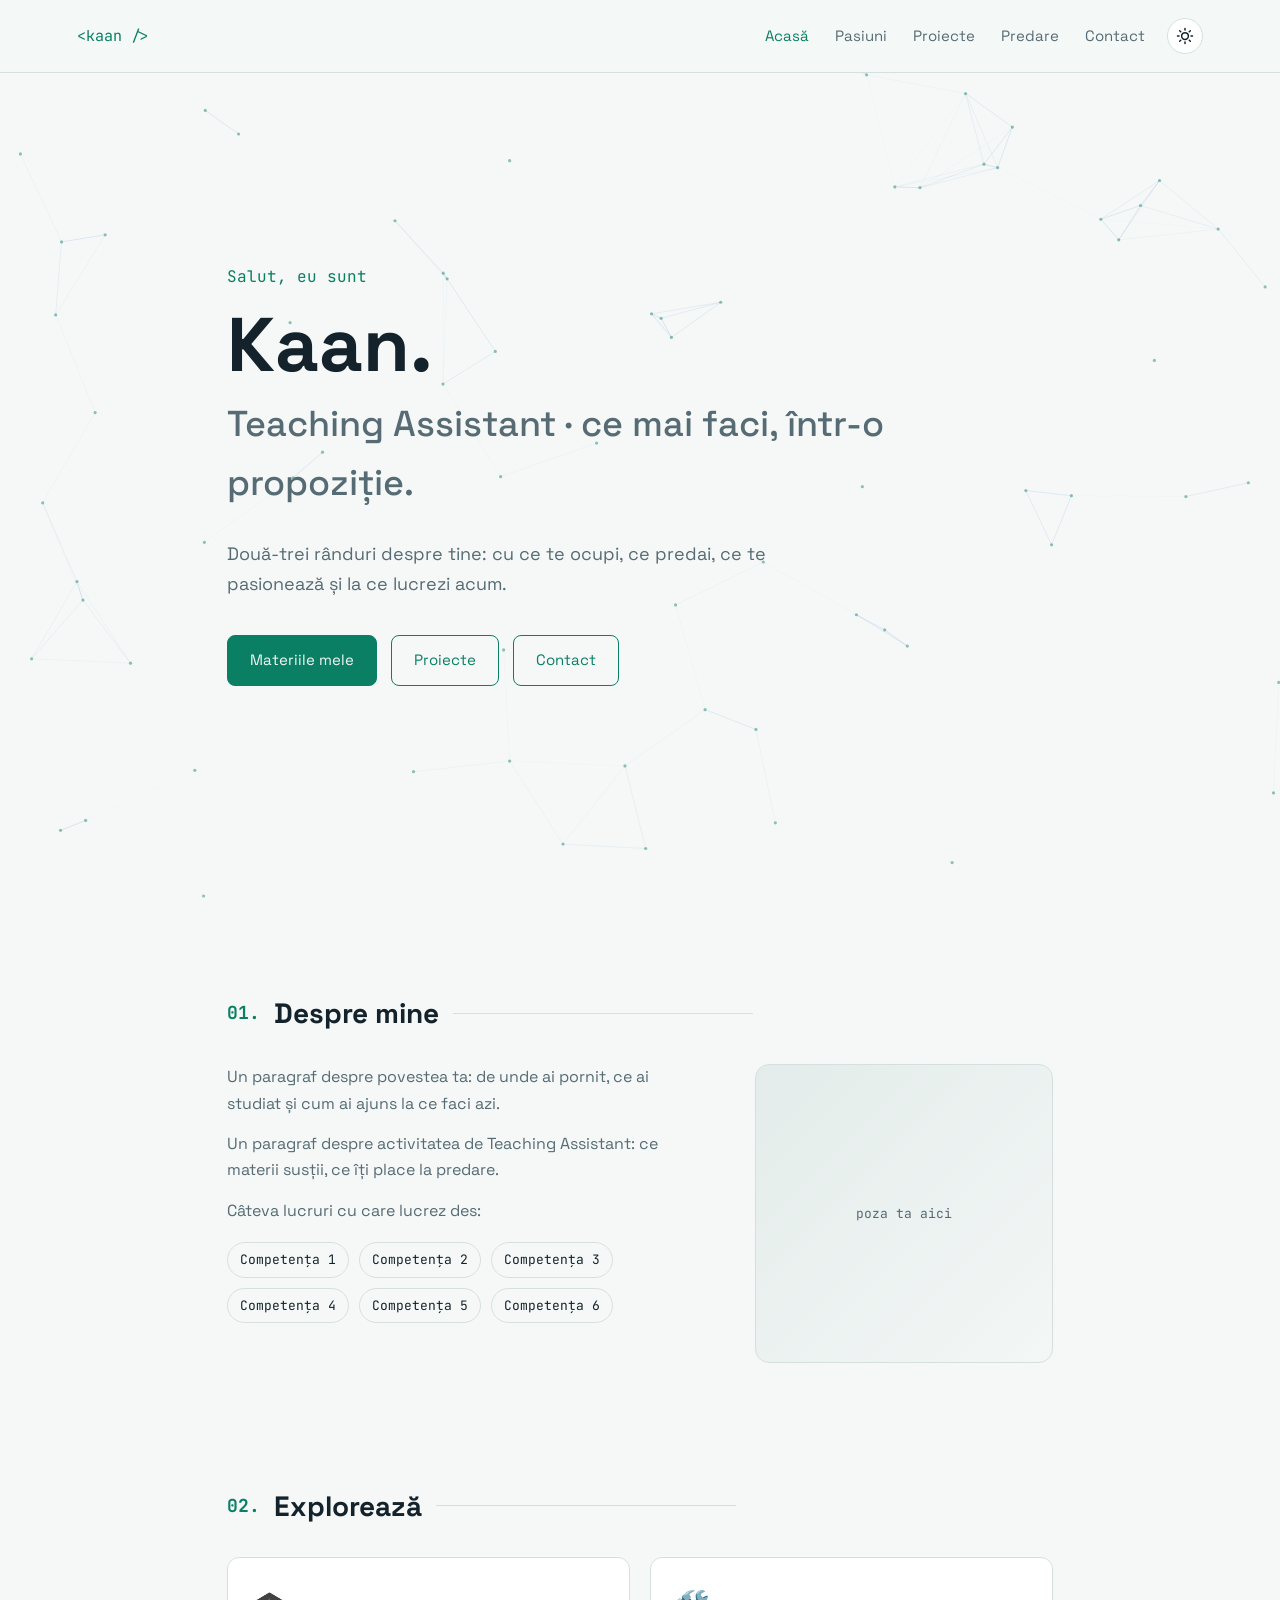
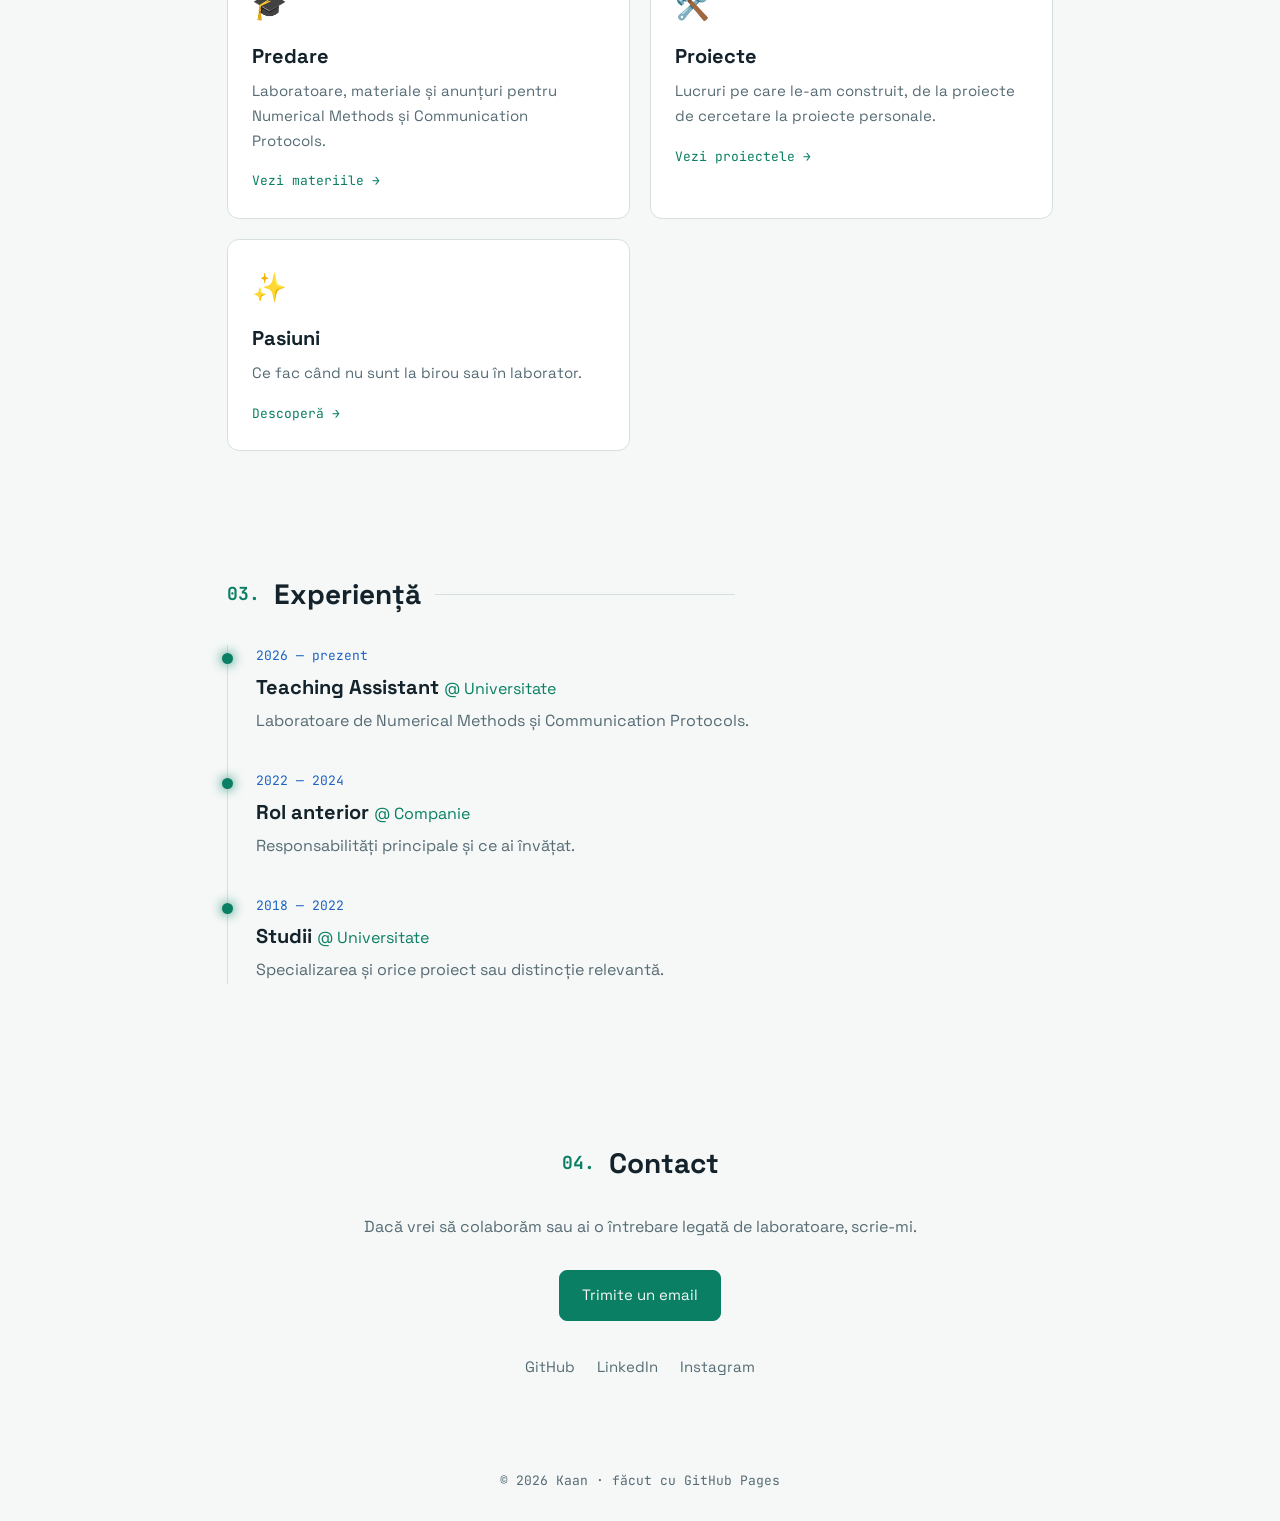
<file: index.html>
<!DOCTYPE html>
<html lang="ro">
<head>
<meta charset="UTF-8">
<meta name="viewport" content="width=device-width, initial-scale=1.0">
<title>Kaan — Despre mine</title>
<meta name="description" content="Site personal — Kaan">
<link rel="preconnect" href="https://fonts.googleapis.com">
<link rel="preconnect" href="https://fonts.gstatic.com" crossorigin>
<link href="https://fonts.googleapis.com/css2?family=Space+Grotesk:wght@400;500;700&family=JetBrains+Mono:wght@400&display=swap" rel="stylesheet">
<script>
  // Aplică tema salvată (sau pe cea a sistemului) înainte să se afișeze pagina
  (function(){ var t=null; try{ t=localStorage.getItem('tema'); }catch(e){}
    if(!t) t = matchMedia('(prefers-color-scheme: light)').matches ? 'light' : 'dark';
    document.documentElement.dataset.theme = t; })();
</script>
<link rel="stylesheet" href="style.css">
</head>
<body data-page="acasa">
<canvas id="bg"></canvas>

<nav>
  <a class="logo" href="index.html">&lt;kaan /&gt;</a>
  <ul>
    <li><a href="index.html" data-page="acasa">Acasă</a></li>
    <li><a href="pasiuni.html" data-page="pasiuni">Pasiuni</a></li>
    <li><a href="proiecte.html" data-page="proiecte">Proiecte</a></li>
    <li><a href="predare.html" data-page="predare">Predare</a></li>
    <li><a href="index.html#contact" data-page="contact">Contact</a></li>
  </ul>
</nav>

<main>
  <!-- ===== HERO ===== -->
  <section class="hero">
    <p class="hello">Salut, eu sunt</p>
    <h1>Kaan.</h1>
    <p class="tagline">Teaching Assistant · ce mai faci, într-o propoziție.</p>
    <p class="lead">Două-trei rânduri despre tine: cu ce te ocupi, ce predai, ce te pasionează și la ce lucrezi acum.</p>
    <div class="btns">
      <a class="btn solid" href="predare.html">Materiile mele</a>
      <a class="btn" href="proiecte.html">Proiecte</a>
      <a class="btn" href="#contact">Contact</a>
    </div>
  </section>

  <!-- ===== DESPRE ===== -->
  <section id="despre" class="reveal">
    <h2><span>01.</span> Despre mine</h2>
    <div class="about">
      <div>
        <p>Un paragraf despre povestea ta: de unde ai pornit, ce ai studiat și cum ai ajuns la ce faci azi.</p>
        <p>Un paragraf despre activitatea de Teaching Assistant: ce materii susții, ce îți place la predare.</p>
        <p>Câteva lucruri cu care lucrez des:</p>
        <ul class="chips">
          <li>Competența 1</li><li>Competența 2</li><li>Competența 3</li>
          <li>Competența 4</li><li>Competența 5</li><li>Competența 6</li>
        </ul>
      </div>
      <!-- Pune o poză în repository (ex. poza.jpg) și înlocuiește textul cu: <img src="poza.jpg" alt="Kaan"> -->
      <div class="photo">poza ta aici</div>
    </div>
  </section>

  <!-- ===== EXPLOREAZĂ ===== -->
  <section class="reveal">
    <h2><span>02.</span> Explorează</h2>
    <div class="grid">
      <a class="card" href="predare.html">
        <div class="icon">🎓</div>
        <h3>Predare</h3>
        <p>Laboratoare, materiale și anunțuri pentru Numerical Methods și Communication Protocols.</p>
        <span class="more">Vezi materiile →</span>
      </a>
      <a class="card" href="proiecte.html">
        <div class="icon">🛠️</div>
        <h3>Proiecte</h3>
        <p>Lucruri pe care le-am construit, de la proiecte de cercetare la proiecte personale.</p>
        <span class="more">Vezi proiectele →</span>
      </a>
      <a class="card" href="pasiuni.html">
        <div class="icon">✨</div>
        <h3>Pasiuni</h3>
        <p>Ce fac când nu sunt la birou sau în laborator.</p>
        <span class="more">Descoperă →</span>
      </a>
    </div>
  </section>

  <!-- ===== EXPERIENȚĂ ===== -->
  <section id="experienta" class="reveal">
    <h2><span>03.</span> Experiență</h2>
    <div class="timeline">
      <div class="item">
        <div class="when">2026 — prezent</div>
        <h3>Teaching Assistant <small>@ Universitate</small></h3>
        <p>Laboratoare de Numerical Methods și Communication Protocols.</p>
      </div>
      <div class="item">
        <div class="when">2022 — 2024</div>
        <h3>Rol anterior <small>@ Companie</small></h3>
        <p>Responsabilități principale și ce ai învățat.</p>
      </div>
      <div class="item">
        <div class="when">2018 — 2022</div>
        <h3>Studii <small>@ Universitate</small></h3>
        <p>Specializarea și orice proiect sau distincție relevantă.</p>
      </div>
    </div>
  </section>

  <!-- ===== CONTACT ===== -->
  <section id="contact" class="contact reveal">
    <h2><span>04.</span> Contact</h2>
    <p>Dacă vrei să colaborăm sau ai o întrebare legată de laboratoare, scrie-mi.</p>
    <a class="btn solid" href="mailto:email@exemplu.ro">Trimite un email</a>
    <div class="socials">
      <a href="https://github.com/numeutilizator" target="_blank" rel="noopener">GitHub</a>
      <a href="https://www.linkedin.com/in/numeutilizator" target="_blank" rel="noopener">LinkedIn</a>
      <a href="#" target="_blank" rel="noopener">Instagram</a>
    </div>
  </section>
</main>

<footer>© <span class="an"></span> Kaan · făcut cu GitHub Pages</footer>
<script src="script.js"></script>
</body>
</html>
</file>
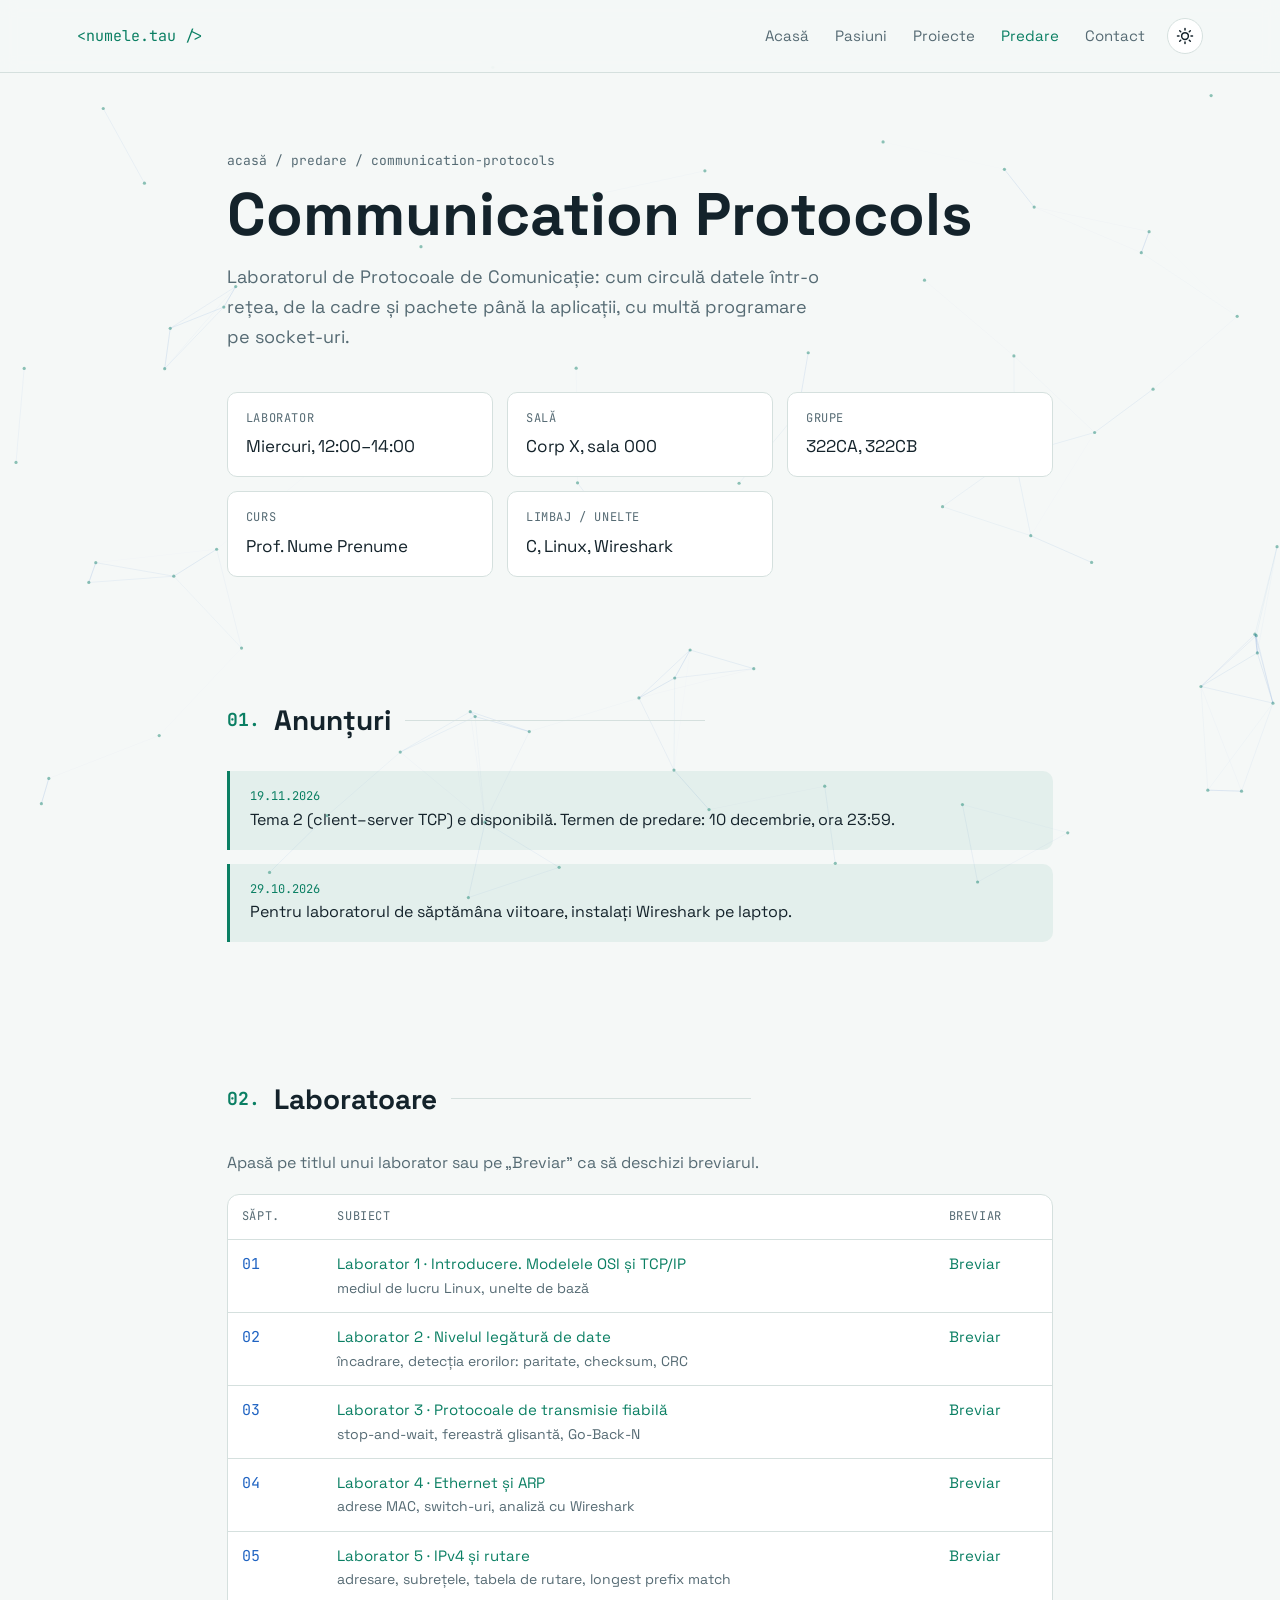
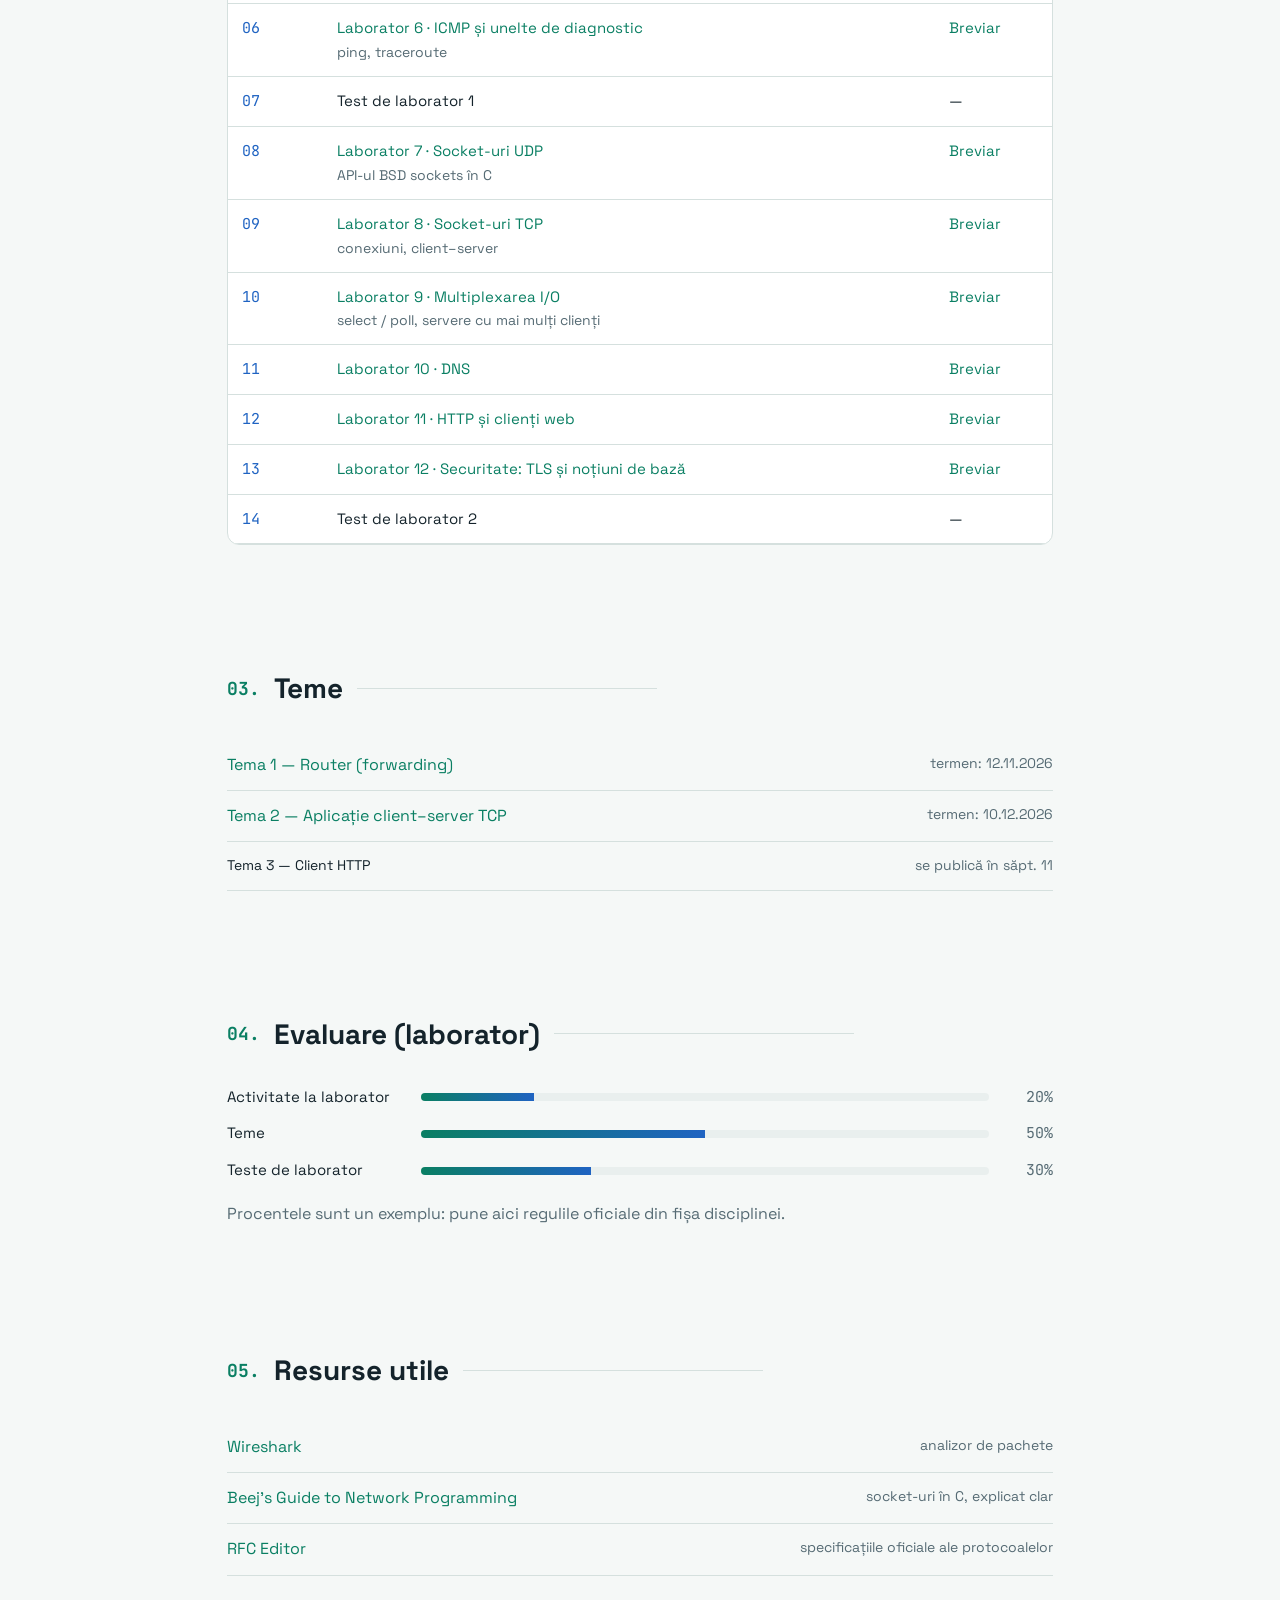
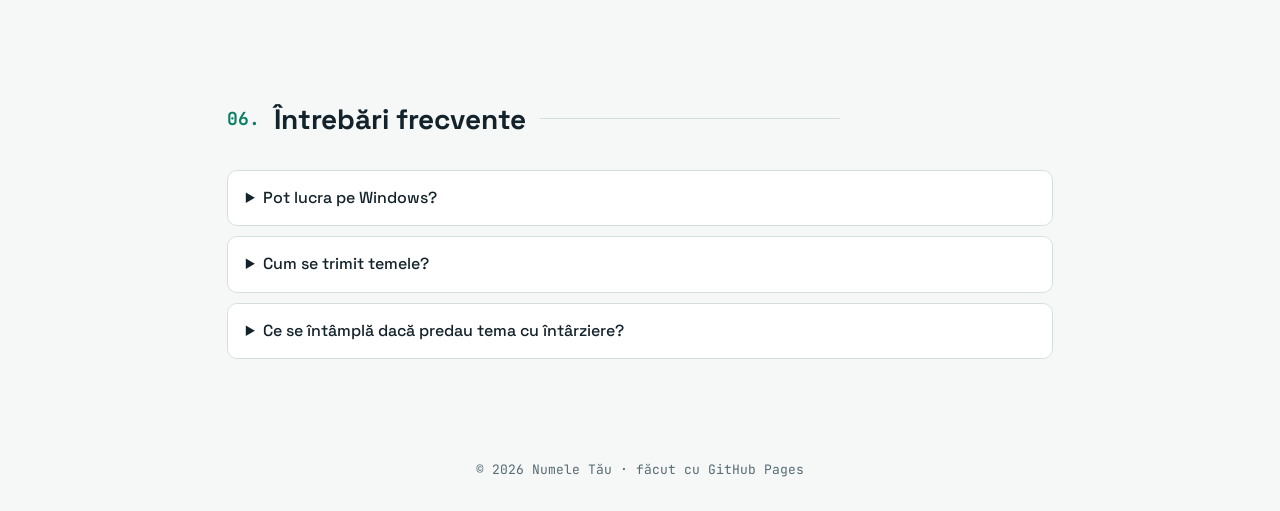
<file: communication-protocols.html>
<!DOCTYPE html>
<html lang="ro">
<head>
<meta charset="UTF-8">
<meta name="viewport" content="width=device-width, initial-scale=1.0">
<title>Communication Protocols — Numele Tău</title>
<link rel="preconnect" href="https://fonts.googleapis.com">
<link rel="preconnect" href="https://fonts.gstatic.com" crossorigin>
<link href="https://fonts.googleapis.com/css2?family=Space+Grotesk:wght@400;500;700&family=JetBrains+Mono:wght@400&display=swap" rel="stylesheet">
<script>
  // Aplică tema salvată (sau pe cea a sistemului) înainte să se afișeze pagina
  (function(){ var t=null; try{ t=localStorage.getItem('tema'); }catch(e){}
    if(!t) t = matchMedia('(prefers-color-scheme: light)').matches ? 'light' : 'dark';
    document.documentElement.dataset.theme = t; })();
</script>
<link rel="stylesheet" href="style.css">
</head>
<body data-page="predare">
<canvas id="bg"></canvas>

<nav>
  <a class="logo" href="index.html">&lt;numele.tau /&gt;</a>
  <ul>
    <li><a href="index.html" data-page="acasa">Acasă</a></li>
    <li><a href="pasiuni.html" data-page="pasiuni">Pasiuni</a></li>
    <li><a href="proiecte.html" data-page="proiecte">Proiecte</a></li>
    <li><a href="predare.html" data-page="predare">Predare</a></li>
    <li><a href="index.html#contact" data-page="contact">Contact</a></li>
  </ul>
</nav>

<main>
  <header class="page-head">
    <div class="crumbs"><a href="index.html">acasă</a> / <a href="predare.html">predare</a> / communication-protocols</div>
    <h1>Communication Protocols</h1>
    <p class="lead">Laboratorul de Protocoale de Comunicație: cum circulă datele într-o rețea, de la cadre și pachete până la aplicații, cu multă programare pe socket-uri.</p>
  </header>

  <!-- ===== INFORMAȚII ===== -->
  <section class="reveal" style="padding-top:10px">
    <div class="facts">
      <div class="fact"><div class="k">Laborator</div><div class="v">Miercuri, 12:00–14:00</div></div>
      <div class="fact"><div class="k">Sală</div><div class="v">Corp X, sala 000</div></div>
      <div class="fact"><div class="k">Grupe</div><div class="v">322CA, 322CB</div></div>
      <div class="fact"><div class="k">Curs</div><div class="v">Prof. Nume Prenume</div></div>
      <div class="fact"><div class="k">Limbaj / unelte</div><div class="v">C, Linux, Wireshark</div></div>
    </div>
  </section>

  <!-- ===== ANUNȚURI ===== -->
  <section class="reveal">
    <h2><span>01.</span> Anunțuri</h2>
    <div class="notice">
      <div class="date">19.11.2026</div>
      Tema 2 (client–server TCP) e disponibilă. Termen de predare: 10 decembrie, ora 23:59.
    </div>
    <div class="notice">
      <div class="date">29.10.2026</div>
      Pentru laboratorul de săptămâna viitoare, instalați Wireshark pe laptop.
    </div>
  </section>

  <!-- ===== LABORATOARE ===== -->
  <section class="reveal">
    <h2><span>02.</span> Laboratoare</h2>
    <p class="muted" style="margin-bottom:18px">Apasă pe titlul unui laborator sau pe „Breviar” ca să deschizi breviarul.</p>
    <div class="table-wrap">
      <table>
        <thead><tr><th>Săpt.</th><th>Subiect</th><th>Breviar</th></tr></thead>
        <tbody>
          <tr><td>01</td><td><a href="pcom/pcom-laborator1.html">Laborator 1 · Introducere. Modelele OSI și TCP/IP</a><span class="sub">mediul de lucru Linux, unelte de bază</span></td><td><a href="pcom/pcom-laborator1.html">Breviar</a></td></tr>
          <tr><td>02</td><td><a href="pcom/pcom-laborator2.html">Laborator 2 · Nivelul legătură de date</a><span class="sub">încadrare, detecția erorilor: paritate, checksum, CRC</span></td><td><a href="pcom/pcom-laborator2.html">Breviar</a></td></tr>
          <tr><td>03</td><td><a href="pcom/pcom-laborator3.html">Laborator 3 · Protocoale de transmisie fiabilă</a><span class="sub">stop-and-wait, fereastră glisantă, Go-Back-N</span></td><td><a href="pcom/pcom-laborator3.html">Breviar</a></td></tr>
          <tr><td>04</td><td><a href="pcom/pcom-laborator4.html">Laborator 4 · Ethernet și ARP</a><span class="sub">adrese MAC, switch-uri, analiză cu Wireshark</span></td><td><a href="pcom/pcom-laborator4.html">Breviar</a></td></tr>
          <tr><td>05</td><td><a href="pcom/pcom-laborator5.html">Laborator 5 · IPv4 și rutare</a><span class="sub">adresare, subrețele, tabela de rutare, longest prefix match</span></td><td><a href="pcom/pcom-laborator5.html">Breviar</a></td></tr>
          <tr><td>06</td><td><a href="pcom/pcom-laborator6.html">Laborator 6 · ICMP și unelte de diagnostic</a><span class="sub">ping, traceroute</span></td><td><a href="pcom/pcom-laborator6.html">Breviar</a></td></tr>
          <tr><td>07</td><td>Test de laborator 1</td><td>—</td></tr>
          <tr><td>08</td><td><a href="pcom/pcom-laborator7.html">Laborator 7 · Socket-uri UDP</a><span class="sub">API-ul BSD sockets în C</span></td><td><a href="pcom/pcom-laborator7.html">Breviar</a></td></tr>
          <tr><td>09</td><td><a href="pcom/pcom-laborator8.html">Laborator 8 · Socket-uri TCP</a><span class="sub">conexiuni, client–server</span></td><td><a href="pcom/pcom-laborator8.html">Breviar</a></td></tr>
          <tr><td>10</td><td><a href="pcom/pcom-laborator9.html">Laborator 9 · Multiplexarea I/O</a><span class="sub">select / poll, servere cu mai mulți clienți</span></td><td><a href="pcom/pcom-laborator9.html">Breviar</a></td></tr>
          <tr><td>11</td><td><a href="pcom/pcom-laborator10.html">Laborator 10 · DNS</a></td><td><a href="pcom/pcom-laborator10.html">Breviar</a></td></tr>
          <tr><td>12</td><td><a href="pcom/pcom-laborator11.html">Laborator 11 · HTTP și clienți web</a></td><td><a href="pcom/pcom-laborator11.html">Breviar</a></td></tr>
          <tr><td>13</td><td><a href="pcom/pcom-laborator12.html">Laborator 12 · Securitate: TLS și noțiuni de bază</a></td><td><a href="pcom/pcom-laborator12.html">Breviar</a></td></tr>
          <tr><td>14</td><td>Test de laborator 2</td><td>—</td></tr>
        </tbody>
      </table>
    </div>
  </section>

  <!-- ===== TEME ===== -->
  <section class="reveal">
    <h2><span>03.</span> Teme</h2>
    <ul class="files">
      <li><a href="materiale/communication-protocols/tema1.pdf">Tema 1 — Router (forwarding)</a><span>termen: 12.11.2026</span></li>
      <li><a href="materiale/communication-protocols/tema2.pdf">Tema 2 — Aplicație client–server TCP</a><span>termen: 10.12.2026</span></li>
      <li><span style="color:var(--text)">Tema 3 — Client HTTP</span><span>se publică în săpt. 11</span></li>
    </ul>
  </section>

  <!-- ===== EVALUARE ===== -->
  <section class="reveal">
    <h2><span>04.</span> Evaluare (laborator)</h2>
    <div class="grading">
      <div class="bar"><span>Activitate la laborator</span><div class="track"><div class="fill" style="width:20%"></div></div><span class="pct">20%</span></div>
      <div class="bar"><span>Teme</span><div class="track"><div class="fill" style="width:50%"></div></div><span class="pct">50%</span></div>
      <div class="bar"><span>Teste de laborator</span><div class="track"><div class="fill" style="width:30%"></div></div><span class="pct">30%</span></div>
    </div>
    <p class="muted" style="margin-top:18px">Procentele sunt un exemplu: pune aici regulile oficiale din fișa disciplinei.</p>
  </section>

  <!-- ===== RESURSE ===== -->
  <section class="reveal">
    <h2><span>05.</span> Resurse utile</h2>
    <ul class="files">
      <li><a href="https://www.wireshark.org" target="_blank" rel="noopener">Wireshark</a><span>analizor de pachete</span></li>
      <li><a href="https://beej.us/guide/bgnet/" target="_blank" rel="noopener">Beej's Guide to Network Programming</a><span>socket-uri în C, explicat clar</span></li>
      <li><a href="https://www.rfc-editor.org" target="_blank" rel="noopener">RFC Editor</a><span>specificațiile oficiale ale protocoalelor</span></li>
    </ul>
  </section>

  <!-- ===== ÎNTREBĂRI ===== -->
  <section class="reveal">
    <h2><span>06.</span> Întrebări frecvente</h2>
    <details><summary>Pot lucra pe Windows?</summary><p>Explică aici ce mediu e acceptat (Linux nativ, WSL, mașină virtuală).</p></details>
    <details><summary>Cum se trimit temele?</summary><p>Scrie platforma de predare și formatul arhivei.</p></details>
    <details><summary>Ce se întâmplă dacă predau tema cu întârziere?</summary><p>Scrie aici regula pentru întârzieri.</p></details>
  </section>
</main>

<footer>© <span class="an"></span> Numele Tău · făcut cu GitHub Pages</footer>
<script src="script.js"></script>
</body>
</html>
</file>
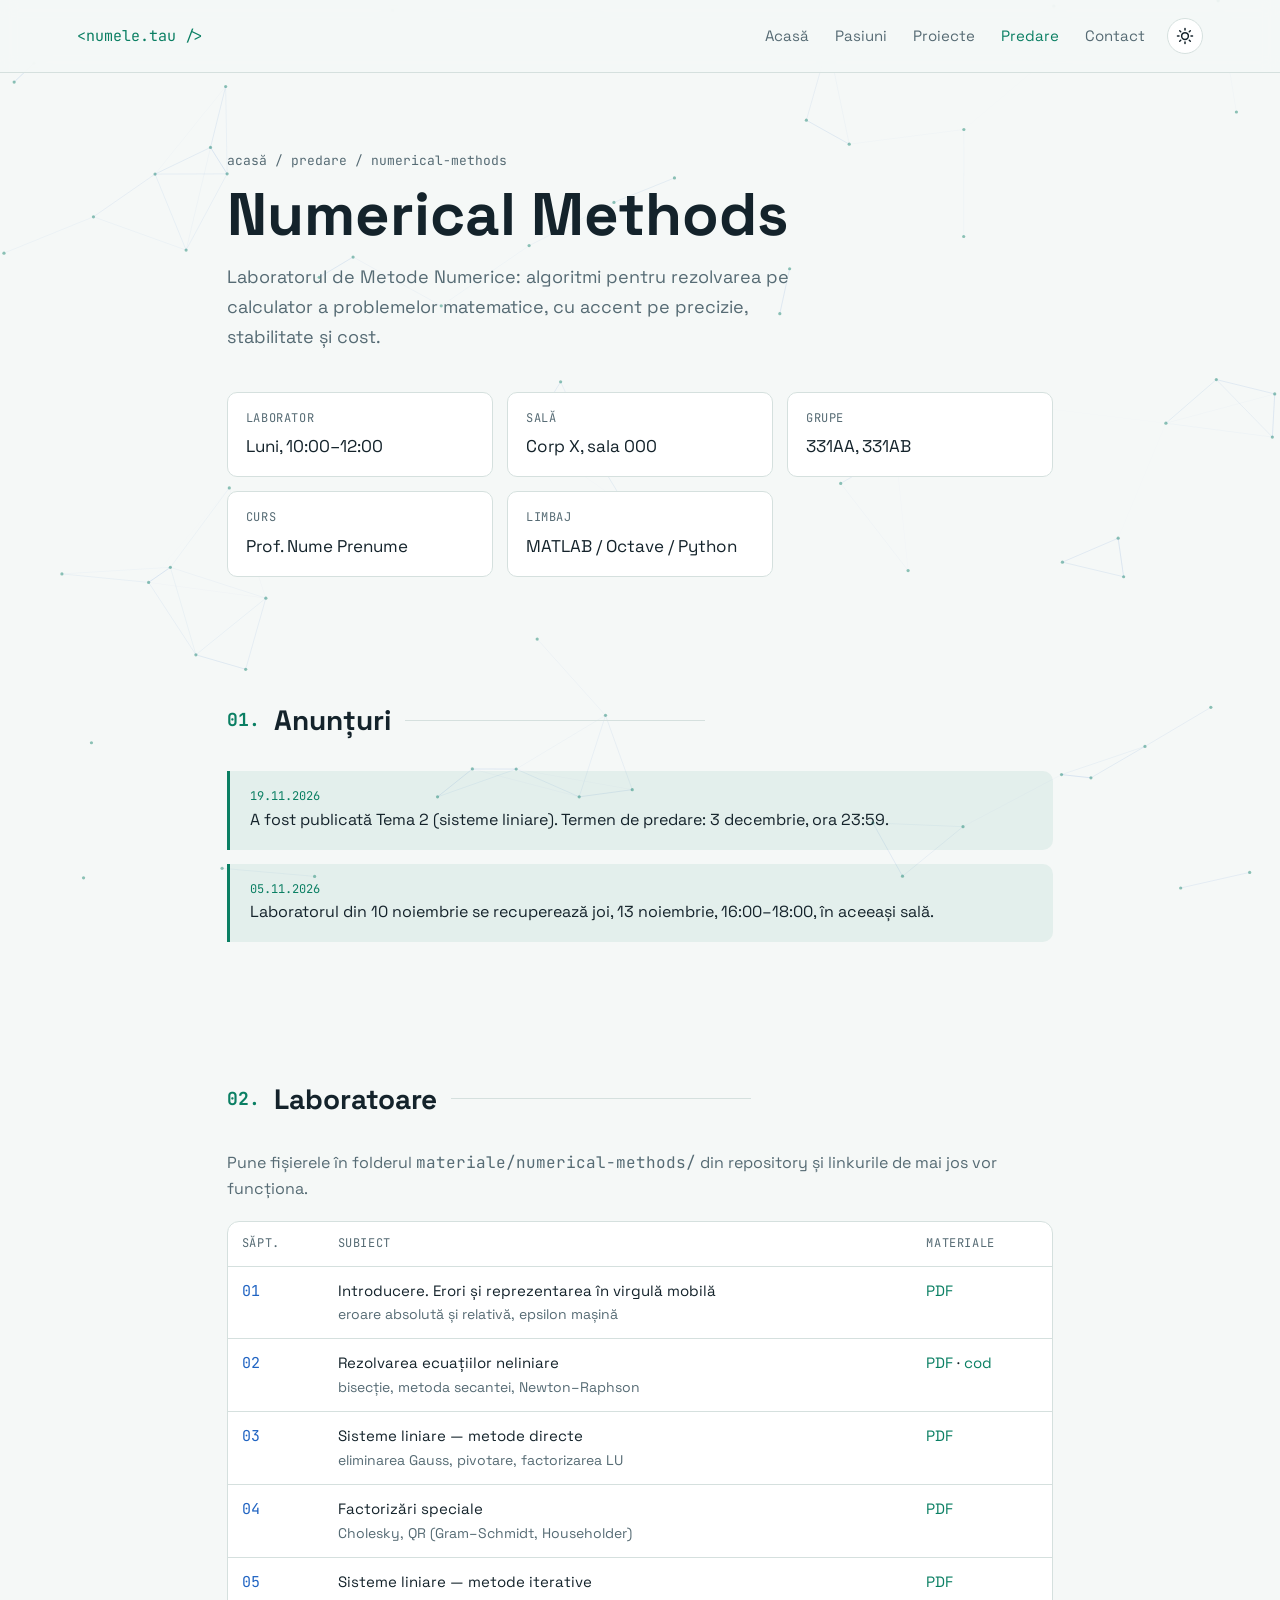
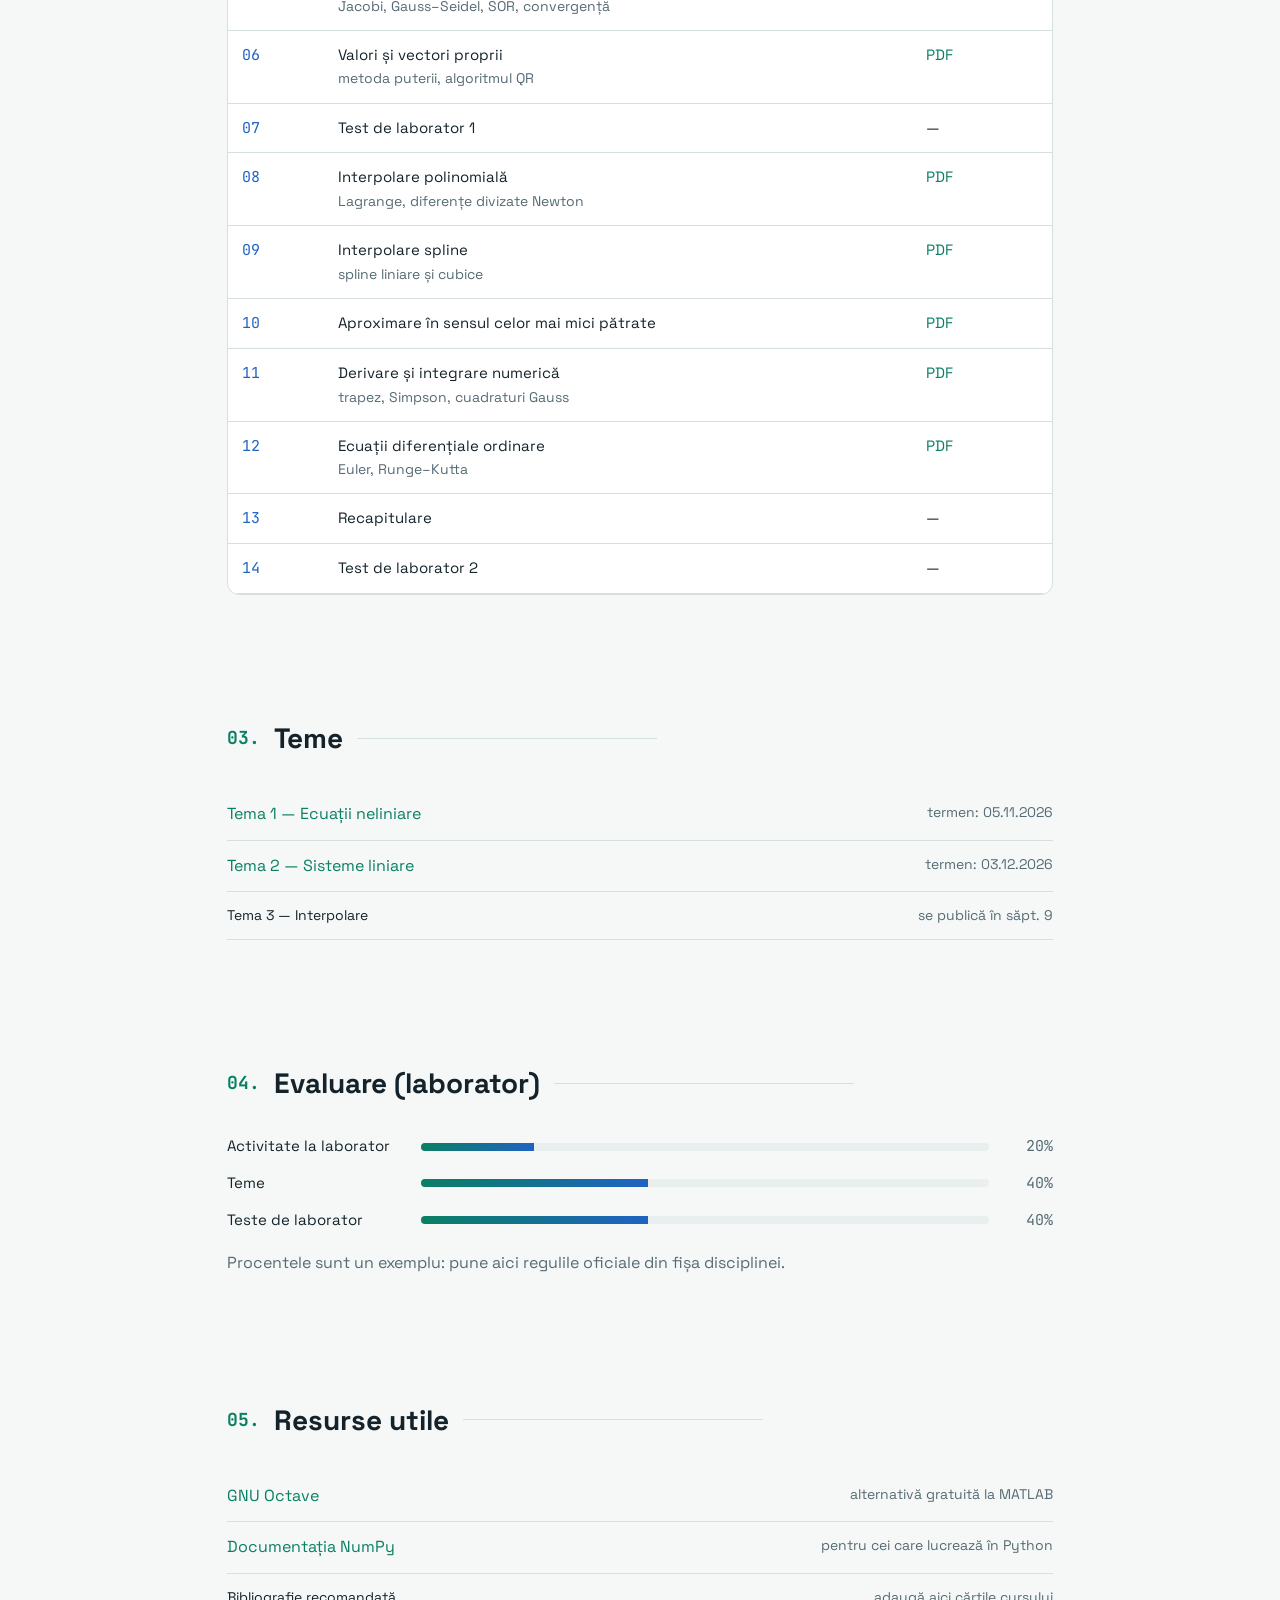
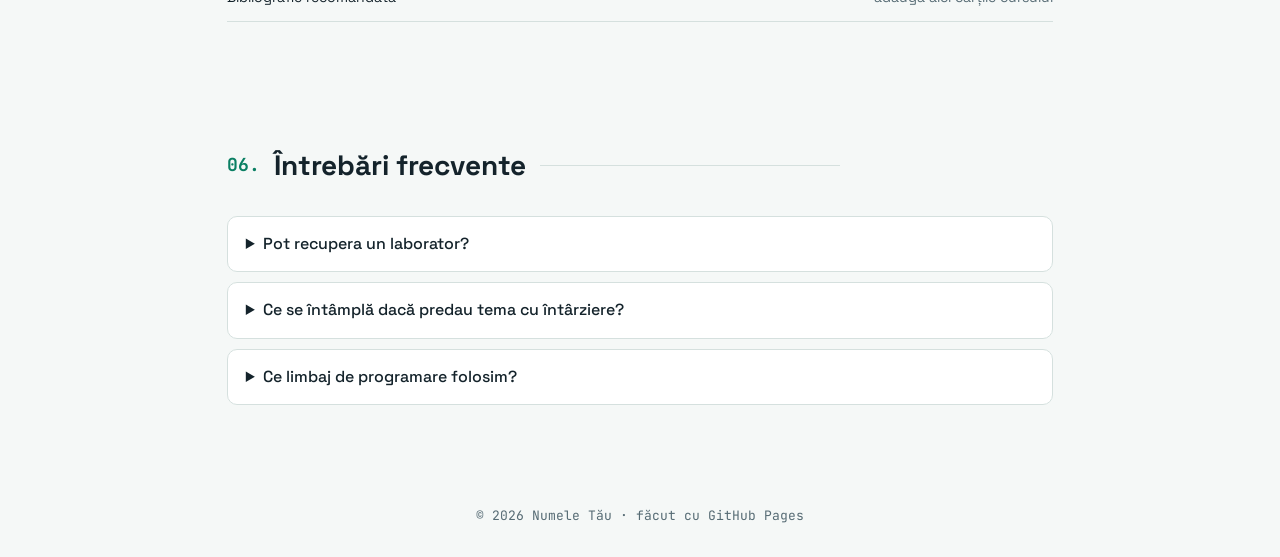
<file: numerical-methods.html>
<!DOCTYPE html>
<html lang="ro">
<head>
<meta charset="UTF-8">
<meta name="viewport" content="width=device-width, initial-scale=1.0">
<title>Numerical Methods — Numele Tău</title>
<link rel="preconnect" href="https://fonts.googleapis.com">
<link rel="preconnect" href="https://fonts.gstatic.com" crossorigin>
<link href="https://fonts.googleapis.com/css2?family=Space+Grotesk:wght@400;500;700&family=JetBrains+Mono:wght@400&display=swap" rel="stylesheet">
<script>
  // Aplică tema salvată (sau pe cea a sistemului) înainte să se afișeze pagina
  (function(){ var t=null; try{ t=localStorage.getItem('tema'); }catch(e){}
    if(!t) t = matchMedia('(prefers-color-scheme: light)').matches ? 'light' : 'dark';
    document.documentElement.dataset.theme = t; })();
</script>
<link rel="stylesheet" href="style.css">
</head>
<body data-page="predare">
<canvas id="bg"></canvas>

<nav>
  <a class="logo" href="index.html">&lt;numele.tau /&gt;</a>
  <ul>
    <li><a href="index.html" data-page="acasa">Acasă</a></li>
    <li><a href="pasiuni.html" data-page="pasiuni">Pasiuni</a></li>
    <li><a href="proiecte.html" data-page="proiecte">Proiecte</a></li>
    <li><a href="predare.html" data-page="predare">Predare</a></li>
    <li><a href="index.html#contact" data-page="contact">Contact</a></li>
  </ul>
</nav>

<main>
  <header class="page-head">
    <div class="crumbs"><a href="index.html">acasă</a> / <a href="predare.html">predare</a> / numerical-methods</div>
    <h1>Numerical Methods</h1>
    <p class="lead">Laboratorul de Metode Numerice: algoritmi pentru rezolvarea pe calculator a problemelor matematice, cu accent pe precizie, stabilitate și cost.</p>
  </header>

  <!-- ===== INFORMAȚII ===== -->
  <section class="reveal" style="padding-top:10px">
    <div class="facts">
      <div class="fact"><div class="k">Laborator</div><div class="v">Luni, 10:00–12:00</div></div>
      <div class="fact"><div class="k">Sală</div><div class="v">Corp X, sala 000</div></div>
      <div class="fact"><div class="k">Grupe</div><div class="v">331AA, 331AB</div></div>
      <div class="fact"><div class="k">Curs</div><div class="v">Prof. Nume Prenume</div></div>
      <div class="fact"><div class="k">Limbaj</div><div class="v">MATLAB / Octave / Python</div></div>
    </div>
  </section>

  <!-- ===== ANUNȚURI ===== -->
  <section class="reveal">
    <h2><span>01.</span> Anunțuri</h2>
    <div class="notice">
      <div class="date">19.11.2026</div>
      A fost publicată Tema 2 (sisteme liniare). Termen de predare: 3 decembrie, ora 23:59.
    </div>
    <div class="notice">
      <div class="date">05.11.2026</div>
      Laboratorul din 10 noiembrie se recuperează joi, 13 noiembrie, 16:00–18:00, în aceeași sală.
    </div>
  </section>

  <!-- ===== LABORATOARE ===== -->
  <section class="reveal">
    <h2><span>02.</span> Laboratoare</h2>
    <p class="muted" style="margin-bottom:18px">Pune fișierele în folderul <code>materiale/numerical-methods/</code> din repository și linkurile de mai jos vor funcționa.</p>
    <div class="table-wrap">
      <table>
        <thead><tr><th>Săpt.</th><th>Subiect</th><th>Materiale</th></tr></thead>
        <tbody>
          <tr><td>01</td><td>Introducere. Erori și reprezentarea în virgulă mobilă<span class="sub">eroare absolută și relativă, epsilon mașină</span></td><td><a href="materiale/numerical-methods/lab01.pdf">PDF</a></td></tr>
          <tr><td>02</td><td>Rezolvarea ecuațiilor neliniare<span class="sub">bisecție, metoda secantei, Newton–Raphson</span></td><td><a href="materiale/numerical-methods/lab02.pdf">PDF</a> · <a href="materiale/numerical-methods/lab02.zip">cod</a></td></tr>
          <tr><td>03</td><td>Sisteme liniare — metode directe<span class="sub">eliminarea Gauss, pivotare, factorizarea LU</span></td><td><a href="materiale/numerical-methods/lab03.pdf">PDF</a></td></tr>
          <tr><td>04</td><td>Factorizări speciale<span class="sub">Cholesky, QR (Gram–Schmidt, Householder)</span></td><td><a href="materiale/numerical-methods/lab04.pdf">PDF</a></td></tr>
          <tr><td>05</td><td>Sisteme liniare — metode iterative<span class="sub">Jacobi, Gauss–Seidel, SOR, convergență</span></td><td><a href="materiale/numerical-methods/lab05.pdf">PDF</a></td></tr>
          <tr><td>06</td><td>Valori și vectori proprii<span class="sub">metoda puterii, algoritmul QR</span></td><td><a href="materiale/numerical-methods/lab06.pdf">PDF</a></td></tr>
          <tr><td>07</td><td>Test de laborator 1</td><td>—</td></tr>
          <tr><td>08</td><td>Interpolare polinomială<span class="sub">Lagrange, diferențe divizate Newton</span></td><td><a href="materiale/numerical-methods/lab08.pdf">PDF</a></td></tr>
          <tr><td>09</td><td>Interpolare spline<span class="sub">spline liniare și cubice</span></td><td><a href="materiale/numerical-methods/lab09.pdf">PDF</a></td></tr>
          <tr><td>10</td><td>Aproximare în sensul celor mai mici pătrate</td><td><a href="materiale/numerical-methods/lab10.pdf">PDF</a></td></tr>
          <tr><td>11</td><td>Derivare și integrare numerică<span class="sub">trapez, Simpson, cuadraturi Gauss</span></td><td><a href="materiale/numerical-methods/lab11.pdf">PDF</a></td></tr>
          <tr><td>12</td><td>Ecuații diferențiale ordinare<span class="sub">Euler, Runge–Kutta</span></td><td><a href="materiale/numerical-methods/lab12.pdf">PDF</a></td></tr>
          <tr><td>13</td><td>Recapitulare</td><td>—</td></tr>
          <tr><td>14</td><td>Test de laborator 2</td><td>—</td></tr>
        </tbody>
      </table>
    </div>
  </section>

  <!-- ===== TEME ===== -->
  <section class="reveal">
    <h2><span>03.</span> Teme</h2>
    <ul class="files">
      <li><a href="materiale/numerical-methods/tema1.pdf">Tema 1 — Ecuații neliniare</a><span>termen: 05.11.2026</span></li>
      <li><a href="materiale/numerical-methods/tema2.pdf">Tema 2 — Sisteme liniare</a><span>termen: 03.12.2026</span></li>
      <li><span style="color:var(--text)">Tema 3 — Interpolare</span><span>se publică în săpt. 9</span></li>
    </ul>
  </section>

  <!-- ===== EVALUARE ===== -->
  <section class="reveal">
    <h2><span>04.</span> Evaluare (laborator)</h2>
    <div class="grading">
      <div class="bar"><span>Activitate la laborator</span><div class="track"><div class="fill" style="width:20%"></div></div><span class="pct">20%</span></div>
      <div class="bar"><span>Teme</span><div class="track"><div class="fill" style="width:40%"></div></div><span class="pct">40%</span></div>
      <div class="bar"><span>Teste de laborator</span><div class="track"><div class="fill" style="width:40%"></div></div><span class="pct">40%</span></div>
    </div>
    <p class="muted" style="margin-top:18px">Procentele sunt un exemplu: pune aici regulile oficiale din fișa disciplinei.</p>
  </section>

  <!-- ===== RESURSE ===== -->
  <section class="reveal">
    <h2><span>05.</span> Resurse utile</h2>
    <ul class="files">
      <li><a href="https://octave.org" target="_blank" rel="noopener">GNU Octave</a><span>alternativă gratuită la MATLAB</span></li>
      <li><a href="https://numpy.org/doc/" target="_blank" rel="noopener">Documentația NumPy</a><span>pentru cei care lucrează în Python</span></li>
      <li><span style="color:var(--text)">Bibliografie recomandată</span><span>adaugă aici cărțile cursului</span></li>
    </ul>
  </section>

  <!-- ===== ÎNTREBĂRI ===== -->
  <section class="reveal">
    <h2><span>06.</span> Întrebări frecvente</h2>
    <details><summary>Pot recupera un laborator?</summary><p>Scrie aici regula pentru recuperări (cu altă grupă, în ce săptămână etc.).</p></details>
    <details><summary>Ce se întâmplă dacă predau tema cu întârziere?</summary><p>Scrie aici regula pentru întârzieri (depunctare pe zi, termen maxim).</p></details>
    <details><summary>Ce limbaj de programare folosim?</summary><p>Explică ce limbaj e acceptat la teme și la teste.</p></details>
  </section>
</main>

<footer>© <span class="an"></span> Numele Tău · făcut cu GitHub Pages</footer>
<script src="script.js"></script>
</body>
</html>
</file>
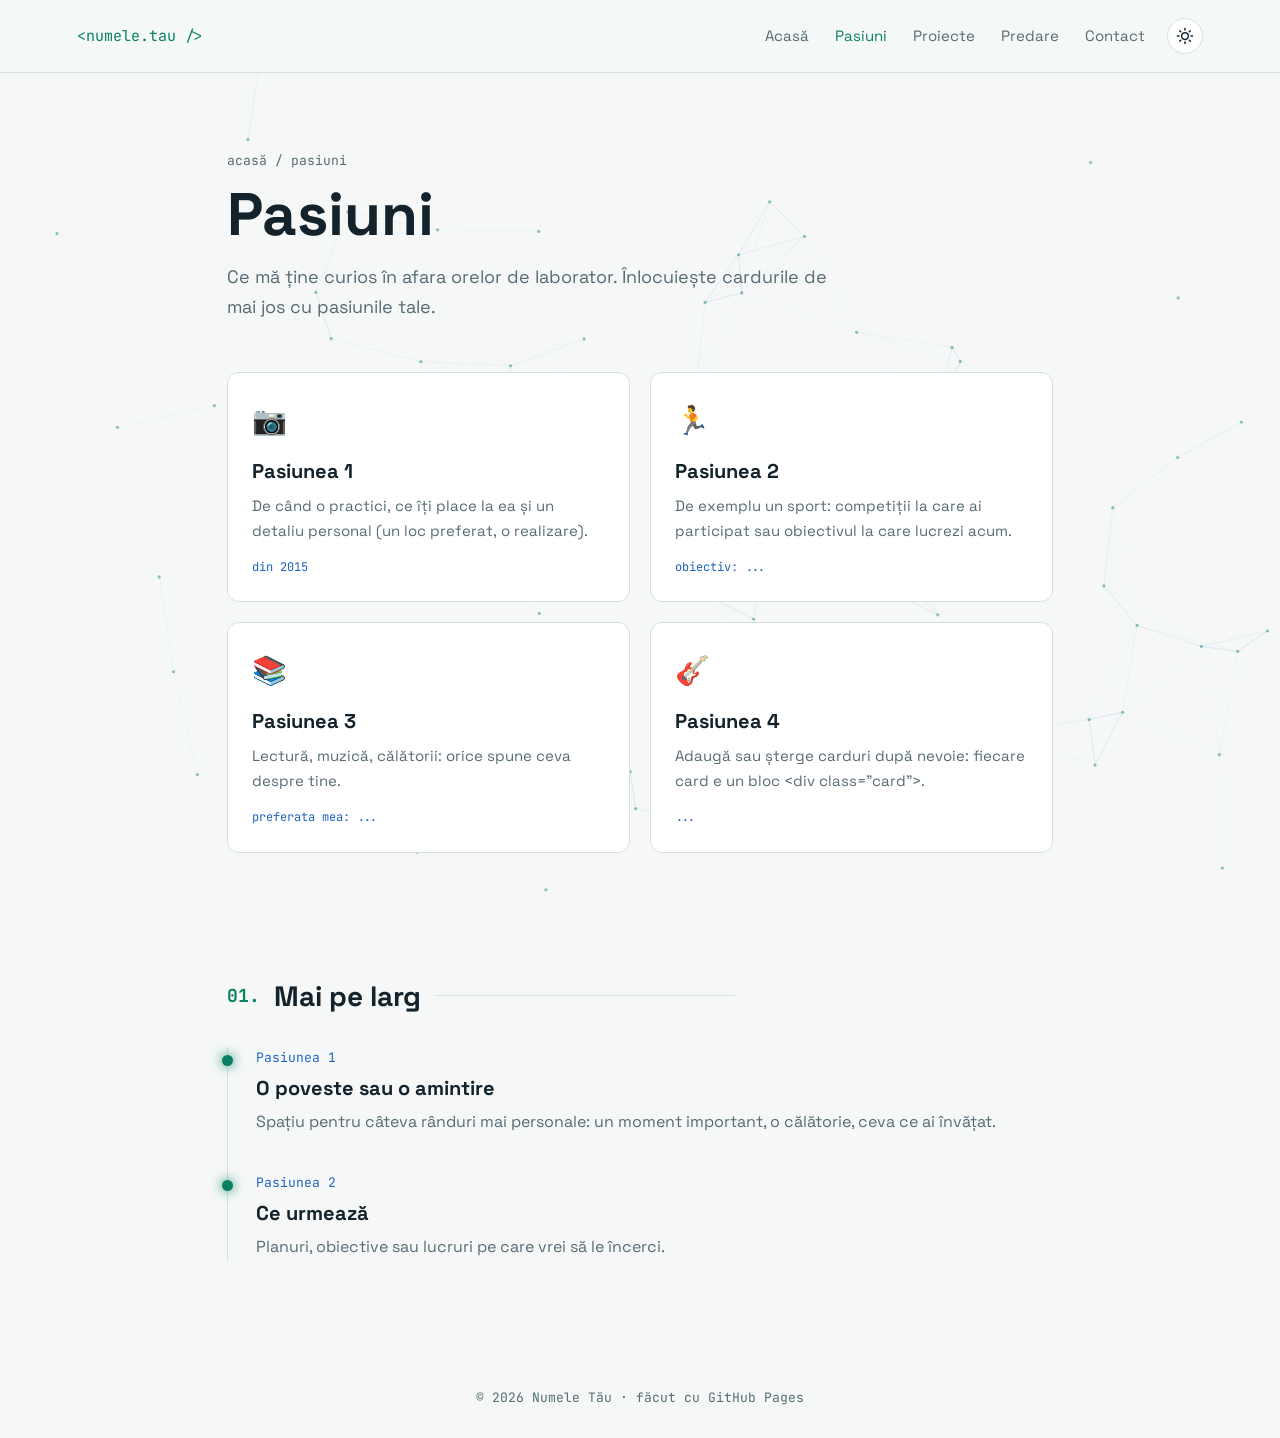
<file: pasiuni.html>
<!DOCTYPE html>
<html lang="ro">
<head>
<meta charset="UTF-8">
<meta name="viewport" content="width=device-width, initial-scale=1.0">
<title>Pasiuni — Numele Tău</title>
<link rel="preconnect" href="https://fonts.googleapis.com">
<link rel="preconnect" href="https://fonts.gstatic.com" crossorigin>
<link href="https://fonts.googleapis.com/css2?family=Space+Grotesk:wght@400;500;700&family=JetBrains+Mono:wght@400&display=swap" rel="stylesheet">
<script>
  // Aplică tema salvată (sau pe cea a sistemului) înainte să se afișeze pagina
  (function(){ var t=null; try{ t=localStorage.getItem('tema'); }catch(e){}
    if(!t) t = matchMedia('(prefers-color-scheme: light)').matches ? 'light' : 'dark';
    document.documentElement.dataset.theme = t; })();
</script>
<link rel="stylesheet" href="style.css">
</head>
<body data-page="pasiuni">
<canvas id="bg"></canvas>

<nav>
  <a class="logo" href="index.html">&lt;numele.tau /&gt;</a>
  <ul>
    <li><a href="index.html" data-page="acasa">Acasă</a></li>
    <li><a href="pasiuni.html" data-page="pasiuni">Pasiuni</a></li>
    <li><a href="proiecte.html" data-page="proiecte">Proiecte</a></li>
    <li><a href="predare.html" data-page="predare">Predare</a></li>
    <li><a href="index.html#contact" data-page="contact">Contact</a></li>
  </ul>
</nav>

<main>
  <header class="page-head">
    <div class="crumbs"><a href="index.html">acasă</a> / pasiuni</div>
    <h1>Pasiuni</h1>
    <p class="lead">Ce mă ține curios în afara orelor de laborator. Înlocuiește cardurile de mai jos cu pasiunile tale.</p>
  </header>

  <section class="reveal" style="padding-top:20px">
    <div class="grid">
      <div class="card">
        <div class="icon">📷</div>
        <h3>Pasiunea 1</h3>
        <p>De când o practici, ce îți place la ea și un detaliu personal (un loc preferat, o realizare).</p>
        <div class="tags">din 2015</div>
      </div>
      <div class="card">
        <div class="icon">🏃</div>
        <h3>Pasiunea 2</h3>
        <p>De exemplu un sport: competiții la care ai participat sau obiectivul la care lucrezi acum.</p>
        <div class="tags">obiectiv: ...</div>
      </div>
      <div class="card">
        <div class="icon">📚</div>
        <h3>Pasiunea 3</h3>
        <p>Lectură, muzică, călătorii: orice spune ceva despre tine.</p>
        <div class="tags">preferata mea: ...</div>
      </div>
      <div class="card">
        <div class="icon">🎸</div>
        <h3>Pasiunea 4</h3>
        <p>Adaugă sau șterge carduri după nevoie: fiecare card e un bloc &lt;div class="card"&gt;.</p>
        <div class="tags">...</div>
      </div>
    </div>
  </section>

  <section class="reveal">
    <h2><span>01.</span> Mai pe larg</h2>
    <div class="timeline">
      <div class="item">
        <div class="when">Pasiunea 1</div>
        <h3>O poveste sau o amintire</h3>
        <p>Spațiu pentru câteva rânduri mai personale: un moment important, o călătorie, ceva ce ai învățat.</p>
      </div>
      <div class="item">
        <div class="when">Pasiunea 2</div>
        <h3>Ce urmează</h3>
        <p>Planuri, obiective sau lucruri pe care vrei să le încerci.</p>
      </div>
    </div>
  </section>
</main>

<footer>© <span class="an"></span> Numele Tău · făcut cu GitHub Pages</footer>
<script src="script.js"></script>
</body>
</html>
</file>
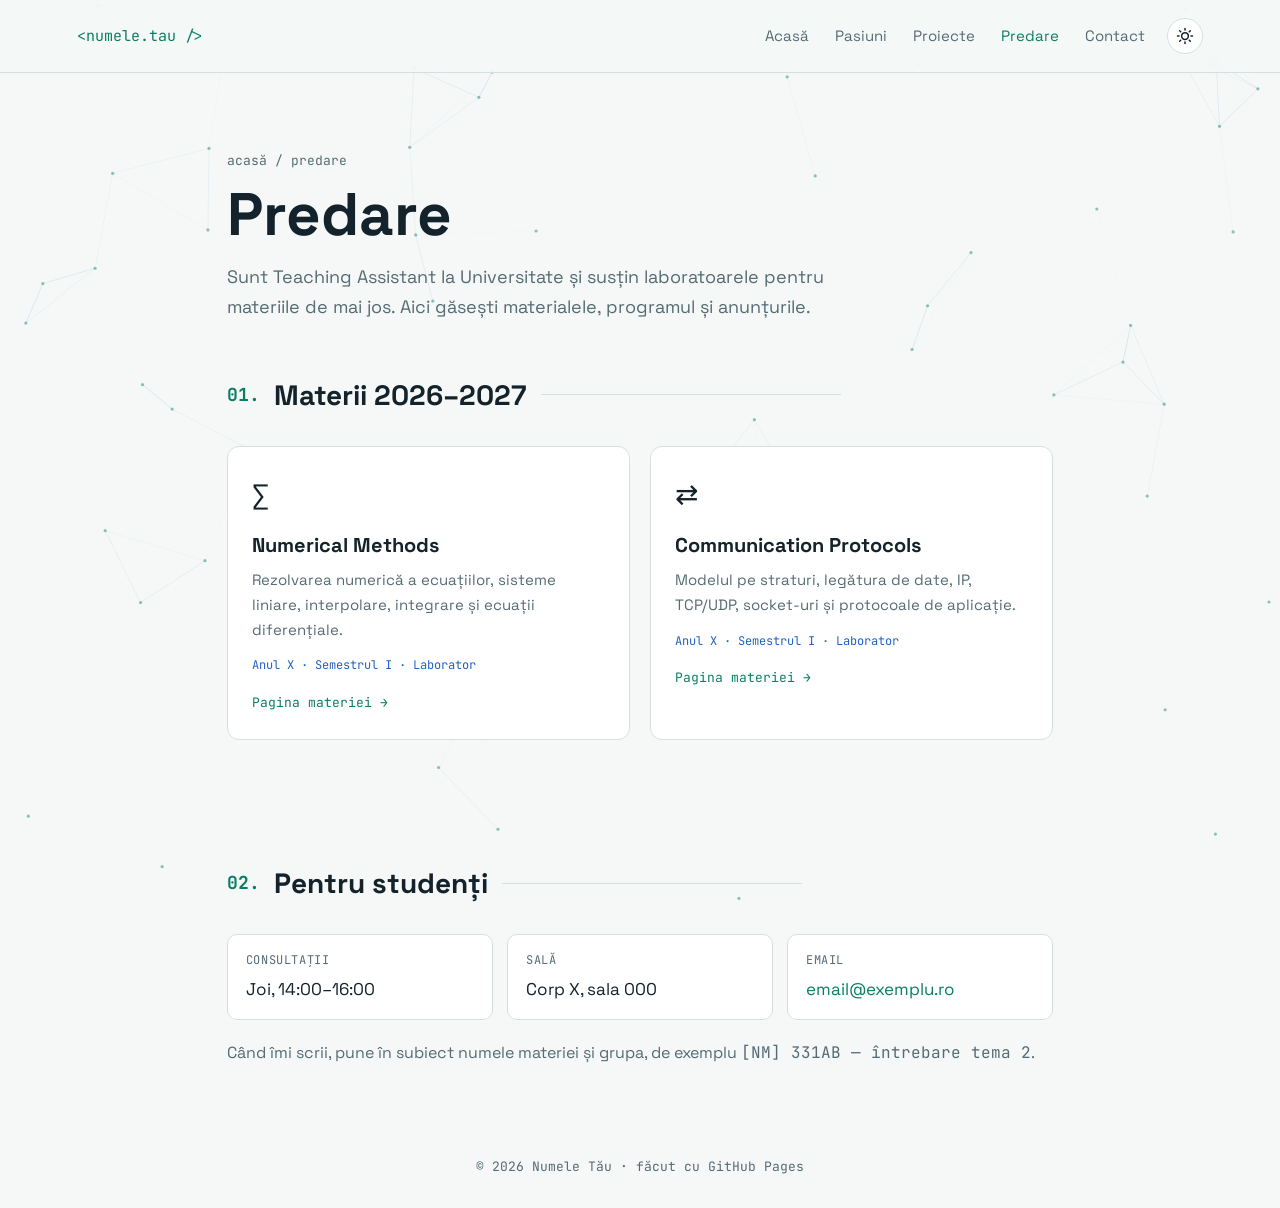
<file: predare.html>
<!DOCTYPE html>
<html lang="ro">
<head>
<meta charset="UTF-8">
<meta name="viewport" content="width=device-width, initial-scale=1.0">
<title>Predare — Numele Tău</title>
<link rel="preconnect" href="https://fonts.googleapis.com">
<link rel="preconnect" href="https://fonts.gstatic.com" crossorigin>
<link href="https://fonts.googleapis.com/css2?family=Space+Grotesk:wght@400;500;700&family=JetBrains+Mono:wght@400&display=swap" rel="stylesheet">
<script>
  // Aplică tema salvată (sau pe cea a sistemului) înainte să se afișeze pagina
  (function(){ var t=null; try{ t=localStorage.getItem('tema'); }catch(e){}
    if(!t) t = matchMedia('(prefers-color-scheme: light)').matches ? 'light' : 'dark';
    document.documentElement.dataset.theme = t; })();
</script>
<link rel="stylesheet" href="style.css">
</head>
<body data-page="predare">
<canvas id="bg"></canvas>

<nav>
  <a class="logo" href="index.html">&lt;numele.tau /&gt;</a>
  <ul>
    <li><a href="index.html" data-page="acasa">Acasă</a></li>
    <li><a href="pasiuni.html" data-page="pasiuni">Pasiuni</a></li>
    <li><a href="proiecte.html" data-page="proiecte">Proiecte</a></li>
    <li><a href="predare.html" data-page="predare">Predare</a></li>
    <li><a href="index.html#contact" data-page="contact">Contact</a></li>
  </ul>
</nav>

<main>
  <header class="page-head">
    <div class="crumbs"><a href="index.html">acasă</a> / predare</div>
    <h1>Predare</h1>
    <p class="lead">Sunt Teaching Assistant la Universitate și susțin laboratoarele pentru materiile de mai jos. Aici găsești materialele, programul și anunțurile.</p>
  </header>

  <section class="reveal" style="padding-top:20px">
    <h2><span>01.</span> Materii 2026–2027</h2>
    <div class="grid">
      <a class="card" href="numerical-methods.html">
        <div class="icon">∑</div>
        <h3>Numerical Methods</h3>
        <p>Rezolvarea numerică a ecuațiilor, sisteme liniare, interpolare, integrare și ecuații diferențiale.</p>
        <div class="tags">Anul X · Semestrul I · Laborator</div>
        <p style="margin:14px 0 0"><span class="more">Pagina materiei →</span></p>
      </a>
      <a class="card" href="communication-protocols.html">
        <div class="icon">⇄</div>
        <h3>Communication Protocols</h3>
        <p>Modelul pe straturi, legătura de date, IP, TCP/UDP, socket-uri și protocoale de aplicație.</p>
        <div class="tags">Anul X · Semestrul I · Laborator</div>
        <p style="margin:14px 0 0"><span class="more">Pagina materiei →</span></p>
      </a>
    </div>
  </section>

  <section class="reveal">
    <h2><span>02.</span> Pentru studenți</h2>
    <div class="facts">
      <div class="fact"><div class="k">Consultații</div><div class="v">Joi, 14:00–16:00</div></div>
      <div class="fact"><div class="k">Sală</div><div class="v">Corp X, sala 000</div></div>
      <div class="fact"><div class="k">Email</div><div class="v"><a href="mailto:email@exemplu.ro">email@exemplu.ro</a></div></div>
    </div>
    <p class="muted" style="margin-top:20px">Când îmi scrii, pune în subiect numele materiei și grupa, de exemplu <code>[NM] 331AB — întrebare tema 2</code>.</p>
  </section>
</main>

<footer>© <span class="an"></span> Numele Tău · făcut cu GitHub Pages</footer>
<script src="script.js"></script>
</body>
</html>
</file>
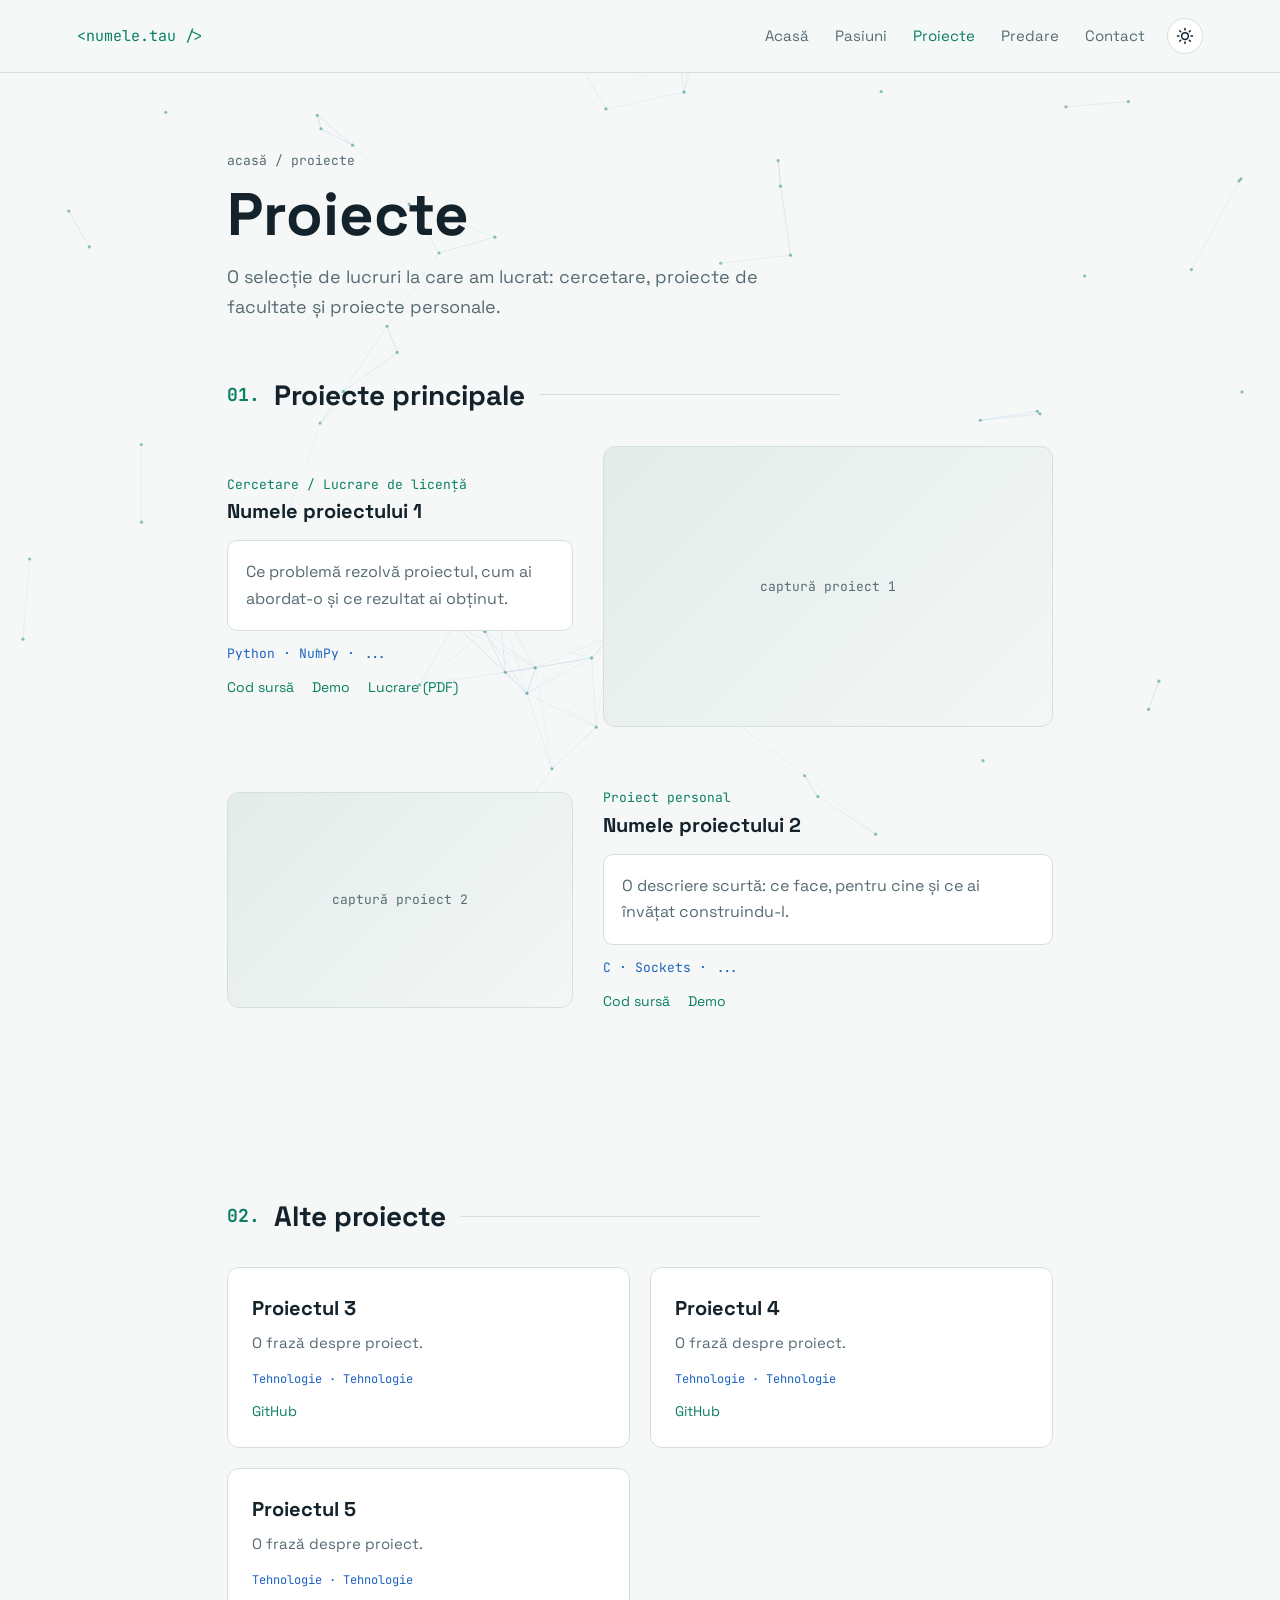
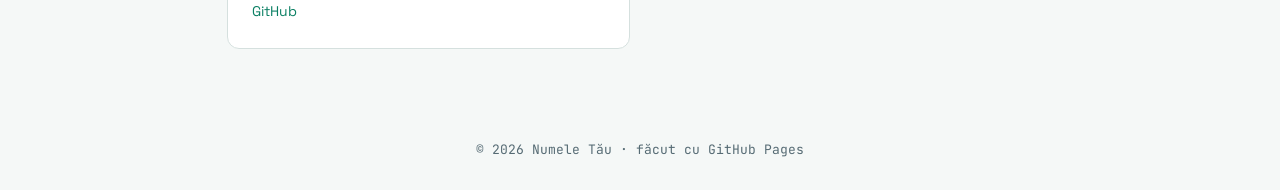
<file: proiecte.html>
<!DOCTYPE html>
<html lang="ro">
<head>
<meta charset="UTF-8">
<meta name="viewport" content="width=device-width, initial-scale=1.0">
<title>Proiecte — Numele Tău</title>
<link rel="preconnect" href="https://fonts.googleapis.com">
<link rel="preconnect" href="https://fonts.gstatic.com" crossorigin>
<link href="https://fonts.googleapis.com/css2?family=Space+Grotesk:wght@400;500;700&family=JetBrains+Mono:wght@400&display=swap" rel="stylesheet">
<script>
  // Aplică tema salvată (sau pe cea a sistemului) înainte să se afișeze pagina
  (function(){ var t=null; try{ t=localStorage.getItem('tema'); }catch(e){}
    if(!t) t = matchMedia('(prefers-color-scheme: light)').matches ? 'light' : 'dark';
    document.documentElement.dataset.theme = t; })();
</script>
<link rel="stylesheet" href="style.css">
</head>
<body data-page="proiecte">
<canvas id="bg"></canvas>

<nav>
  <a class="logo" href="index.html">&lt;numele.tau /&gt;</a>
  <ul>
    <li><a href="index.html" data-page="acasa">Acasă</a></li>
    <li><a href="pasiuni.html" data-page="pasiuni">Pasiuni</a></li>
    <li><a href="proiecte.html" data-page="proiecte">Proiecte</a></li>
    <li><a href="predare.html" data-page="predare">Predare</a></li>
    <li><a href="index.html#contact" data-page="contact">Contact</a></li>
  </ul>
</nav>

<main>
  <header class="page-head">
    <div class="crumbs"><a href="index.html">acasă</a> / proiecte</div>
    <h1>Proiecte</h1>
    <p class="lead">O selecție de lucruri la care am lucrat: cercetare, proiecte de facultate și proiecte personale.</p>
  </header>

  <!-- ===== PROIECTE PRINCIPALE ===== -->
  <section class="reveal" style="padding-top:20px">
    <h2><span>01.</span> Proiecte principale</h2>

    <div class="project">
      <!-- Pune o captură în repository și înlocuiește textul cu <img src="proiect1.png" alt="..."> -->
      <div class="shot">captură proiect 1</div>
      <div>
        <div class="kind">Cercetare / Lucrare de licență</div>
        <h3>Numele proiectului 1</h3>
        <div class="box">Ce problemă rezolvă proiectul, cum ai abordat-o și ce rezultat ai obținut.</div>
        <div class="tags">Python · NumPy · ...</div>
        <div class="links">
          <a href="#">Cod sursă</a><a href="#">Demo</a><a href="#">Lucrare (PDF)</a>
        </div>
      </div>
    </div>

    <div class="project">
      <div class="shot">captură proiect 2</div>
      <div>
        <div class="kind">Proiect personal</div>
        <h3>Numele proiectului 2</h3>
        <div class="box">O descriere scurtă: ce face, pentru cine și ce ai învățat construindu-l.</div>
        <div class="tags">C · Sockets · ...</div>
        <div class="links">
          <a href="#">Cod sursă</a><a href="#">Demo</a>
        </div>
      </div>
    </div>
  </section>

  <!-- ===== ALTE PROIECTE ===== -->
  <section class="reveal">
    <h2><span>02.</span> Alte proiecte</h2>
    <div class="grid">
      <div class="card">
        <h3>Proiectul 3</h3>
        <p>O frază despre proiect.</p>
        <div class="tags">Tehnologie · Tehnologie</div>
        <div class="links"><a href="#">GitHub</a></div>
      </div>
      <div class="card">
        <h3>Proiectul 4</h3>
        <p>O frază despre proiect.</p>
        <div class="tags">Tehnologie · Tehnologie</div>
        <div class="links"><a href="#">GitHub</a></div>
      </div>
      <div class="card">
        <h3>Proiectul 5</h3>
        <p>O frază despre proiect.</p>
        <div class="tags">Tehnologie · Tehnologie</div>
        <div class="links"><a href="#">GitHub</a></div>
      </div>
    </div>
  </section>
</main>

<footer>© <span class="an"></span> Numele Tău · făcut cu GitHub Pages</footer>
<script src="script.js"></script>
</body>
</html>
</file>
<file: style.css>
/* ============================================================
   Stil comun pentru toate paginile site-ului.
   Culorile se schimbă din variabilele de mai jos.
   ============================================================ */
:root{
  --bg:#03090d; --panel:#0a161d; --panel2:#0d1c25; --line:#16303b;
  --text:#d9e6ec; --muted:#7f97a3; --accent:#3ee0b5; --accent2:#4aa8ff;
  --accent-hover:#5ff0c8; --accent-soft:rgba(62,224,181,.08);
  --nav-bg:rgba(3,9,13,.75); --row-hover:rgba(255,255,255,.02);
  --ph1:#0f2a33; --ph2:#0a161d;
  /* culorile fundalului animat (r,g,b) */
  --dot:62,224,181; --link:74,168,255; --dot-alpha:.55; --link-alpha:.18;
  color-scheme:dark;
}
/* ---------- Tema luminoasă ---------- */
[data-theme="light"]{
  --bg:#f5f8f7; --panel:#ffffff; --panel2:#e9efee; --line:#d5e0de;
  --text:#14232b; --muted:#566b74; --accent:#0a7f63; --accent2:#1f63c2;
  --accent-hover:#0c9473; --accent-soft:rgba(10,127,99,.07);
  --nav-bg:rgba(245,248,247,.82); --row-hover:rgba(0,0,0,.025);
  --ph1:#e3ecea; --ph2:#f3f7f6;
  --dot:10,127,99; --link:31,99,194; --dot-alpha:.45; --link-alpha:.16;
  color-scheme:light;
}
*{box-sizing:border-box;margin:0;padding:0}
html{scroll-behavior:smooth}
body{transition:background .3s,color .3s;background:var(--bg);color:var(--text);font-family:"Space Grotesk",system-ui,sans-serif;line-height:1.65;overflow-x:hidden}
canvas#bg{position:fixed;inset:0;z-index:0;pointer-events:none}
a{color:var(--accent);text-decoration:none}
a:hover{text-decoration:underline}
code,.mono{font-family:"JetBrains Mono",monospace}

/* ---------- Navigație ---------- */
nav{position:fixed;top:0;left:0;right:0;z-index:10;display:flex;justify-content:space-between;align-items:center;gap:20px;
    padding:18px 6vw;background:var(--nav-bg);backdrop-filter:blur(8px);border-bottom:1px solid var(--line)}
nav .logo{font-family:"JetBrains Mono",monospace;color:var(--accent);font-size:15px;white-space:nowrap}
nav ul{list-style:none;display:flex;gap:26px;overflow-x:auto;scrollbar-width:none}
nav ul::-webkit-scrollbar{display:none}
nav ul a{color:var(--muted);font-size:15px;white-space:nowrap;padding-bottom:4px;border-bottom:2px solid transparent}
nav ul a:hover{color:var(--text);text-decoration:none}
.nav-right{display:flex;align-items:center;gap:22px;min-width:0}
nav ul a.active{color:var(--accent);border-bottom-color:var(--accent)}

/* ---------- Structură ---------- */
main{position:relative;z-index:1;max-width:980px;margin:0 auto;padding:0 6vw}
section{padding:90px 0 30px}

/* ---------- Pagina principală ---------- */
.hero{min-height:100vh;display:flex;flex-direction:column;justify-content:center;padding-top:80px}
.hello{font-family:"JetBrains Mono",monospace;color:var(--accent);margin-bottom:14px}
h1{font-size:clamp(42px,7vw,76px);line-height:1.05;font-weight:700}
.tagline{font-size:clamp(22px,3.4vw,36px);color:var(--muted);margin:10px 0 26px;font-weight:500}
.lead{max-width:600px;color:var(--muted);font-size:18px}
.btns{display:flex;gap:14px;margin-top:36px;flex-wrap:wrap}
.btn{display:inline-block;padding:12px 22px;border:1px solid var(--accent);border-radius:8px;color:var(--accent);font-size:15px;transition:.2s}
.btn:hover{background:var(--accent-soft);text-decoration:none}
.btn.solid{background:var(--accent);color:var(--bg)}
.btn.solid:hover{background:var(--accent-hover)}

/* ---------- Antet pentru paginile interioare ---------- */
.page-head{padding:150px 0 30px}
.page-head .crumbs{font-family:"JetBrains Mono",monospace;font-size:13px;color:var(--muted);margin-bottom:12px}
.page-head .crumbs a{color:var(--muted)}
.page-head h1{font-size:clamp(36px,6vw,60px)}
.page-head .lead{margin-top:16px}

/* ---------- Titluri de secțiune ---------- */
h2{display:flex;align-items:center;gap:14px;font-size:28px;margin-bottom:28px}
h2 span{font-family:"JetBrains Mono",monospace;color:var(--accent);font-size:18px}
h2::after{content:"";flex:1;height:1px;background:var(--line);max-width:300px}
h3{font-size:20px;margin-bottom:6px}
p.muted,.muted{color:var(--muted)}

/* ---------- Despre ---------- */
.about{display:grid;grid-template-columns:1.6fr 1fr;gap:50px;align-items:start}
.about p{color:var(--muted);margin-bottom:14px}
.photo{aspect-ratio:1;border-radius:14px;border:1px solid var(--line);
       background:linear-gradient(135deg,var(--ph1),var(--ph2));display:flex;align-items:center;justify-content:center;
       color:var(--muted);font-family:"JetBrains Mono",monospace;font-size:13px;overflow:hidden}
.photo img{width:100%;height:100%;object-fit:cover}
.chips{display:flex;flex-wrap:wrap;gap:10px;margin-top:18px;list-style:none}
.chips li{font-family:"JetBrains Mono",monospace;font-size:13px;padding:6px 12px;border:1px solid var(--line);border-radius:20px}

/* ---------- Cronologie ---------- */
.timeline{border-left:1px solid var(--line);padding-left:28px}
.item{position:relative;margin-bottom:36px}
.item::before{content:"";position:absolute;left:-34px;top:8px;width:11px;height:11px;border-radius:50%;background:var(--accent);box-shadow:0 0 12px var(--accent)}
.item .when{font-family:"JetBrains Mono",monospace;font-size:13px;color:var(--accent2)}
.item h3{margin:4px 0}
.item h3 small{color:var(--accent);font-weight:400;font-size:16px}
.item p{color:var(--muted)}

/* ---------- Carduri ---------- */
.grid{display:grid;grid-template-columns:repeat(auto-fill,minmax(270px,1fr));gap:20px}
.card{display:block;background:var(--panel);border:1px solid var(--line);border-radius:12px;padding:24px;transition:.25s;color:var(--text)}
a.card:hover,.card:hover{transform:translateY(-5px);border-color:var(--accent);text-decoration:none}
.card .icon{font-size:28px;margin-bottom:12px}
.card p{color:var(--muted);font-size:15px;margin-bottom:14px}
.card .tags{font-family:"JetBrains Mono",monospace;font-size:12px;color:var(--accent2)}
.card .more{font-family:"JetBrains Mono",monospace;font-size:13px;color:var(--accent)}
.card .links{display:flex;gap:16px;font-size:14px;margin-top:10px}

/* Card mare de proiect (pagina Proiecte) */
.project{display:grid;grid-template-columns:1fr 1.3fr;gap:30px;align-items:center;margin-bottom:60px}
.project:nth-child(even) .shot{order:2}
.project .shot{aspect-ratio:16/10;border-radius:12px;border:1px solid var(--line);background:linear-gradient(135deg,var(--ph1),var(--ph2));
               display:flex;align-items:center;justify-content:center;color:var(--muted);font-family:"JetBrains Mono",monospace;font-size:13px;overflow:hidden}
.project .shot img{width:100%;height:100%;object-fit:cover}
.project .kind{font-family:"JetBrains Mono",monospace;font-size:13px;color:var(--accent)}
.project .box{background:var(--panel);border:1px solid var(--line);border-radius:10px;padding:18px;color:var(--muted);margin:12px 0}

/* ---------- Pagini de materie ---------- */
.facts{display:grid;grid-template-columns:repeat(auto-fit,minmax(200px,1fr));gap:14px}
.fact{background:var(--panel);border:1px solid var(--line);border-radius:10px;padding:16px 18px}
.fact .k{font-family:"JetBrains Mono",monospace;font-size:12px;color:var(--muted);text-transform:uppercase;letter-spacing:.05em}
.fact .v{font-size:17px;margin-top:4px}

.notice{border-left:3px solid var(--accent);background:var(--accent-soft);padding:16px 20px;border-radius:0 10px 10px 0;margin-bottom:14px}
.notice .date{font-family:"JetBrains Mono",monospace;font-size:12px;color:var(--accent)}

table{width:100%;border-collapse:collapse;font-size:15px}
th,td{text-align:left;padding:12px 14px;border-bottom:1px solid var(--line);vertical-align:top}
th{font-family:"JetBrains Mono",monospace;font-size:12px;color:var(--muted);text-transform:uppercase;letter-spacing:.05em;font-weight:400}
td:first-child{font-family:"JetBrains Mono",monospace;color:var(--accent2);white-space:nowrap}
td .sub{display:block;color:var(--muted);font-size:14px}
tr:hover td{background:var(--row-hover)}
.table-wrap{overflow-x:auto;background:var(--panel);border:1px solid var(--line);border-radius:12px}

.files{list-style:none}
.files li{display:flex;justify-content:space-between;gap:16px;padding:12px 0;border-bottom:1px solid var(--line)}
.files li span{color:var(--muted);font-size:14px}

.grading{display:flex;flex-direction:column;gap:12px}
.bar{display:grid;grid-template-columns:180px 1fr 50px;align-items:center;gap:14px;font-size:15px}
.bar .track{height:8px;background:var(--panel2);border-radius:4px;overflow:hidden}
.bar .fill{height:100%;background:linear-gradient(90deg,var(--accent),var(--accent2))}
.bar .pct{font-family:"JetBrains Mono",monospace;color:var(--muted);text-align:right}

details{background:var(--panel);border:1px solid var(--line);border-radius:10px;padding:14px 18px;margin-bottom:10px}
details summary{cursor:pointer;font-weight:500}
details p{color:var(--muted);margin-top:10px}

/* ---------- Contact și subsol ---------- */
.contact{text-align:center;max-width:560px;margin:0 auto}
.contact h2{justify-content:center}
.contact h2::after{display:none}
.contact p{color:var(--muted);margin-bottom:30px}
.socials{display:flex;justify-content:center;gap:22px;margin-top:34px;flex-wrap:wrap}
.socials a{color:var(--muted);font-size:15px}
.socials a:hover{color:var(--accent)}
footer{position:relative;z-index:1;text-align:center;padding:60px 0 30px;color:var(--muted);font-size:13px;font-family:"JetBrains Mono",monospace}

/* ---------- Animație la scroll ---------- */
.reveal{opacity:0;transform:translateY(24px);transition:opacity .8s ease,transform .8s ease}
.reveal.show{opacity:1;transform:none}

/* ---------- Telefon ---------- */
@media (max-width:720px){
  nav{padding:14px 5vw}
  nav .logo{display:none}
  nav ul{gap:18px;width:100%}
  .about,.project{grid-template-columns:1fr}
  .project:nth-child(even) .shot{order:0}
  .photo{max-width:260px}
  .bar{grid-template-columns:1fr 50px}
  .bar .track{grid-column:1/-1;grid-row:2}
}

/* Etichete și linkuri pentru proiectele mari */
.project .tags{font-family:"JetBrains Mono",monospace;font-size:13px;color:var(--accent2)}
.project .links{display:flex;gap:18px;font-size:14px;margin-top:12px}

/* ---------- Butonul de schimbare a temei ---------- */
.theme-toggle{flex:none;width:36px;height:36px;border-radius:50%;border:1px solid var(--line);background:var(--panel);
  color:var(--text);cursor:pointer;display:flex;align-items:center;justify-content:center;transition:.2s}
.theme-toggle:hover{border-color:var(--accent);color:var(--accent)}
.theme-toggle svg{width:18px;height:18px}
.theme-toggle .sun{display:none}
[data-theme="light"] .theme-toggle .sun{display:block}
[data-theme="light"] .theme-toggle .moon{display:none}
@media (max-width:720px){ .nav-right{width:100%;justify-content:space-between;gap:10px} nav ul{gap:12px} nav ul a{font-size:14px} .theme-toggle{width:32px;height:32px} }
</file>
